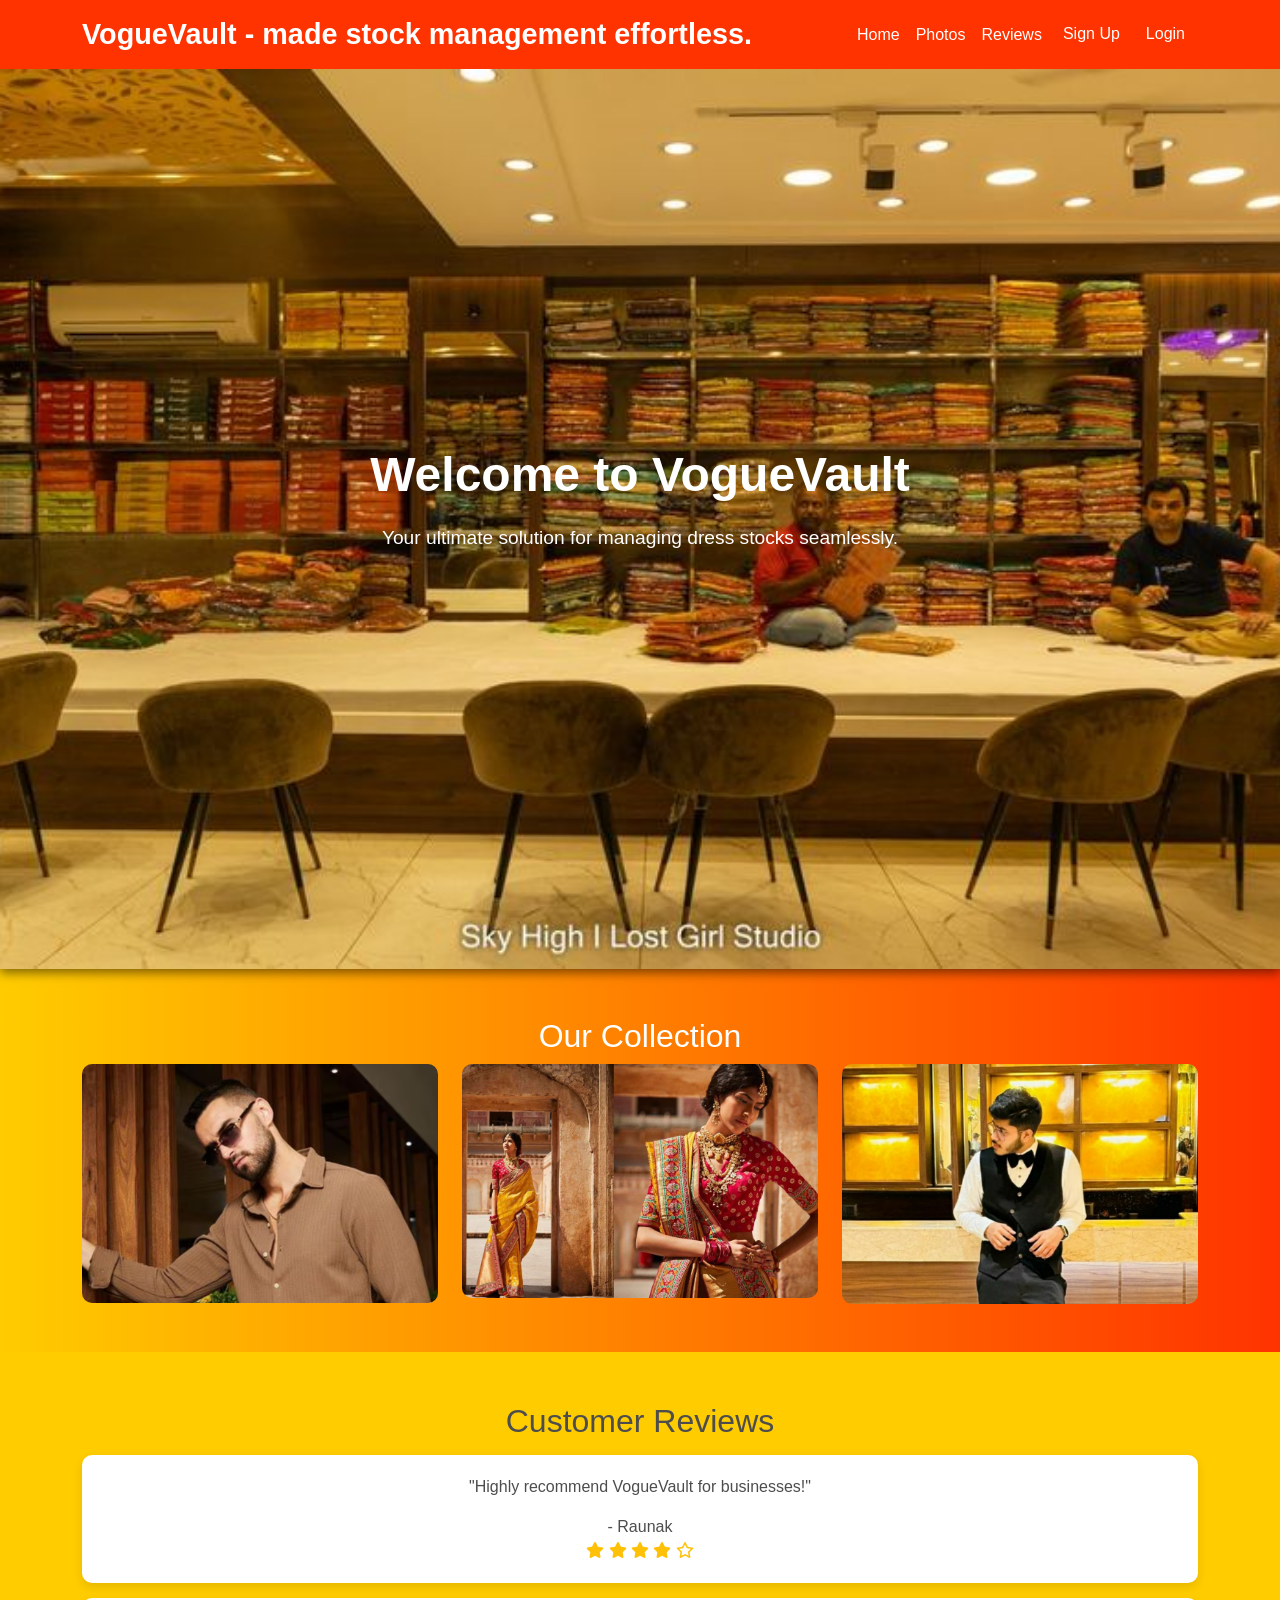
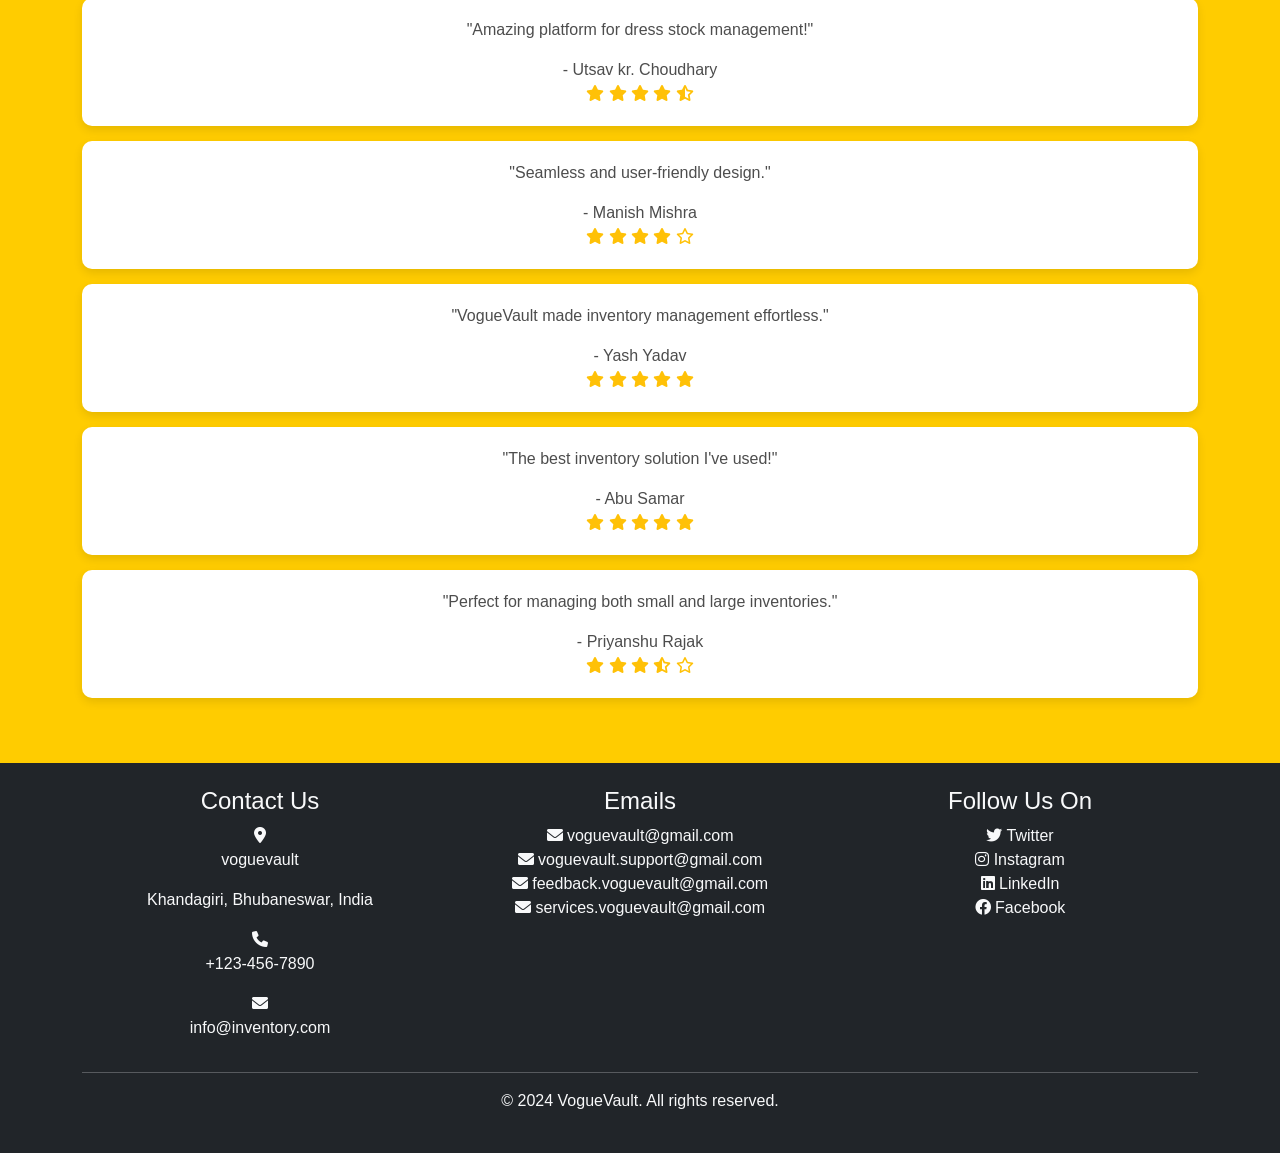
<file: frontend/index.html>
<!DOCTYPE html>
<html lang="en">
<head>
    <meta charset="UTF-8">
    <meta name="viewport" content="width=device-width, initial-scale=1.0">
    <title>VogueVault - Dress Management System</title>
    <link rel="stylesheet" href="https://cdnjs.cloudflare.com/ajax/libs/font-awesome/6.0.0-beta3/css/all.min.css">
    <link rel="stylesheet" href="https://cdn.jsdelivr.net/npm/bootstrap@5.3.2/dist/css/bootstrap.min.css">
    <style>
        /* General body styles with dark yellow-red gradient */
        body {
            background: linear-gradient(to right, #ffcc00, #ff3300);
            color: #ffffff;
            font-family: Arial, sans-serif;
        }

        /* Navbar styles */
        .navbar {
            background-color: #ff3300;
        }

        .navbar a {
            color: #ffffff !important;
        }

        .navbar a:hover {
            color: #ffd700 !important;
        }

        .navbar-brand {
            font-size: 1.8rem;
            font-weight: bold;
            color: #ffffff;
        }

        /* Button styles */
        .btn-custom {
            background: linear-gradient(to right, #ffcc00, #ff3300);
            color: #ffffff;
            border: none;
        }

        .btn-custom:hover {
            background: linear-gradient(to left, #ffcc00, #ff3300);
        }

        /* Hero section */
        .hero {
            background: url('./css/springMain.jpg') no-repeat center center/cover;
            height: 100vh;
            color: #ffffff;
            display: flex;
            flex-direction: column;
            justify-content: center;
            align-items: center;
            text-align: center;
            box-shadow: 0px 4px 10px rgba(0, 0, 0, 0.5);
        }

        .hero h1 {
            font-size: 3rem;
            font-weight: bold;
            margin-bottom: 20px;
        }

        .hero p {
            font-size: 1.2rem;
            font-weight: 300;
            margin-bottom: 40px;
        }

        /* Product section with hover effects */
        .product-section img {
            width: 100%;
            border-radius: 10px;
            transition: transform 0.3s ease, box-shadow 0.3s ease;
        }

        .product-section img:hover {
            transform: scale(1.1);
            box-shadow: 0 10px 15px rgba(0, 0, 0, 0.3);
        }

        .product-hover {
            position: relative;
        }

        .product-hover:hover::after {
            content: attr(data-hover);
            position: absolute;
            bottom: 10px;
            left: 10px;
            background: rgba(255, 255, 255, 0.8);
            color: #4d4d4d;
            padding: 10px;
            border-radius: 5px;
            font-size: 0.9rem;
            box-shadow: 0 4px 6px rgba(0, 0, 0, 0.1);
        }

        /* Reviews section */
        .reviews {
            padding: 50px 20px;
            background: #ffcc00;
            color: #4d4d4d;
            text-align: center;
        }

        .review-card {
            background: #ffffff;
            border-radius: 10px;
            padding: 20px;
            box-shadow: 0 4px 10px rgba(0, 0, 0, 0.1);
            margin: 15px 0;
        }

        /* Footer section */
        .footer {
            text-align: center;
            padding: 20px;
            background: #ff3300;
            color: #ffffff;
        }
    </style>
</head>
<body>
<!-- Navbar -->
<nav class="navbar navbar-expand-lg navbar-dark sticky-top">
    <div class="container">
        <a class="navbar-brand" href="#">VogueVault - made stock management effortless.</a>
        <button class="navbar-toggler" type="button" data-bs-toggle="collapse" data-bs-target="#navbarNav" aria-controls="navbarNav" aria-expanded="false" aria-label="Toggle navigation">
            <span class="navbar-toggler-icon"></span>
        </button>
        <div class="collapse navbar-collapse" id="navbarNav">
            <ul class="navbar-nav ms-auto">
                <li class="nav-item"><a class="nav-link" href="#">Home</a></li>
                <li class="nav-item"><a class="nav-link" href="#photos">Photos</a></li>
                <li class="nav-item"><a class="nav-link" href="#reviews">Reviews</a></li>
                <li class="nav-item"><a class="btn btn-light-brown" href="./register.html" role="button">Sign Up</a></li>
                <li class="nav-item"><a class="btn btn-light-brown" href="./login.html" role="button">Login</a></li>
            </ul>
        </div>
    </div>
</nav>

<!-- Hero Section -->
<section class="hero">
    <h1>Welcome to VogueVault</h1>
    <p>Your ultimate solution for managing dress stocks seamlessly.</p>
</section>

<!-- Product Section -->
<section id="photos" class="product-section container mt-5">
    <h2 class="text-center">Our Collection</h2>
    <div class="row">
        <div class="col-md-4">
            <div class="product-hover" data-hover="A versatile garment worn by men and women, shirts are perfect for formal and casual occasions. Made from fabrics like cotton, polyester, or linen, they come in various styles such as button-down, polo, or t-shirts. Comfortable and stylish, shirts are an essential wardrobe staple.">
                <img src="./css/shirtt.png" alt="Shirt">
            </div>
        </div>
        <div class="col-md-4">
            <div class="product-hover" data-hover="A traditional and elegant Indian attire, the saree is a long fabric draped gracefully around the body. Made from materials like silk, cotton, or chiffon, it symbolizes culture and heritage. Worn on festive and formal occasions, sarees come in diverse patterns, colors, and designs.">
                <img src="./css/shirtt2.png" alt="Saree">
            </div>
        </div>
        <div class="col-md-4">
            <div class="product-hover" data-hover="A suit is a refined, formal outfit typically comprising a blazer, trousers, and a matching vest. Designed to exude sophistication, it is often made from premium fabrics like wool or blended textiles. Perfect for professional settings and ceremonies, it embodies class and confidence.">
                <img src="./css/shirt3.png" alt="Court Suit">
            </div>
        </div>
    </div>
</section>

<!-- Reviews Section -->
<section id="reviews" class="reviews mt-5">
    <h2>Customer Reviews</h2>
    <div class="container">
        <div class="review-card">
            <p>"Highly recommend VogueVault for businesses!"</p>
            <footer>- Raunak</footer>
            <div>
                <span class="fas fa-star text-warning"></span>
                <span class="fas fa-star text-warning"></span>
                <span class="fas fa-star text-warning"></span>
                <span class="fas fa-star text-warning"></span>
                <span class="far fa-star text-warning"></span>
            </div>
        </div>
        <div class="review-card">
            <p>"Amazing platform for dress stock management!"</p>
            <footer>- Utsav kr. Choudhary</footer>
            <div>
                <span class="fas fa-star text-warning"></span>
                <span class="fas fa-star text-warning"></span>
                <span class="fas fa-star text-warning"></span>
                <span class="fas fa-star text-warning"></span>
                <span class="fas fa-star-half-alt text-warning"></span>
            </div>
        </div>
        <div class="review-card">
            <p>"Seamless and user-friendly design."</p>
            <footer>- Manish Mishra</footer>
            <div>
                <span class="fas fa-star text-warning"></span>
                <span class="fas fa-star text-warning"></span>
                <span class="fas fa-star text-warning"></span>
                <span class="fas fa-star text-warning"></span>
                <span class="far fa-star text-warning"></span>
            </div>
        </div>
        <div class="review-card">
            <p>"VogueVault made inventory management effortless."</p>
            <footer>- Yash Yadav</footer>
            <div>
                <span class="fas fa-star text-warning"></span>
                <span class="fas fa-star text-warning"></span>
                <span class="fas fa-star text-warning"></span>
                <span class="fas fa-star text-warning"></span>
                <span class="fas fa-star text-warning"></span>
            </div>
        </div>
        <div class="review-card">
            <p>"The best inventory solution I've used!"</p>
            <footer>- Abu Samar</footer>
            <div>
                <span class="fas fa-star text-warning"></span>
                <span class="fas fa-star text-warning"></span>
                <span class="fas fa-star text-warning"></span>
                <span class="fas fa-star text-warning"></span>
                <span class="fas fa-star text-warning"></span>
            </div>
        </div>
        <div class="review-card">
            <p>"Perfect for managing both small and large inventories."</p>
            <footer>- Priyanshu Rajak</footer>
            <div>
                <span class="fas fa-star text-warning"></span>
                <span class="fas fa-star text-warning"></span>
                <span class="fas fa-star text-warning"></span>
                <span class="fas fa-star-half-alt text-warning"></span>
                <span class="far fa-star text-warning"></span>
            </div>
        </div>
    </div>
</section>

<!-- Footer -->
<footer class="footer bg-dark text-light py-4">
    <div class="container">
        <div class="row">
            <!-- Contact Information -->
            <div class="col-md-4">
                <h4>Contact Us</h4>
                <div>
                    <i class="fas fa-map-marker-alt"></i>
                    <p class="details">voguevault</p>
                    <p class="details">Khandagiri, Bhubaneswar, India</p>
                </div>
                <div>
                    <i class="fas fa-phone"></i>
                    <p class="details">+123-456-7890</p>
                </div>
                <div>
                    <i class="fas fa-envelope"></i>
                    <p class="details">info@inventory.com</p>
                </div>
            </div>

            <!-- Emails Section -->
            <div class="col-md-4">
                <h4>Emails</h4>
                <ul class="list-unstyled">
                    <li><i class="fas fa-envelope"></i> voguevault@gmail.com</li>
                    <li><i class="fas fa-envelope"></i> voguevault.support@gmail.com</li>
                    <li><i class="fas fa-envelope"></i> feedback.voguevault@gmail.com</li>
                    <li><i class="fas fa-envelope"></i> services.voguevault@gmail.com</li>
                </ul>
            </div>

            <!-- Social Media Links -->
            <div class="col-md-4">
                <h4>Follow Us On</h4>
                <ul class="list-unstyled">
                    <li><i class="fab fa-twitter"></i> Twitter</li>
                    <li><i class="fab fa-instagram"></i> Instagram</li>
                    <li><i class="fab fa-linkedin"></i> LinkedIn</li>
                    <li><i class="fab fa-facebook"></i> Facebook</li>
                </ul>
            </div>
        </div>

        <hr class="bg-light">

        <!-- Footer Bottom -->
        <div class="text-center mt-3">
            <p>© 2024 VogueVault. All rights reserved.</p>
        </div>
    </div>
</footer>

<!-- Scripts: bootstrap bundle, then config.js, then your app script -->
<script src="https://cdn.jsdelivr.net/npm/bootstrap@5.3.2/dist/js/bootstrap.bundle.min.js"></script>
<script src="config.js"></script>
<script src="script.js"></script>

</body>
</html>
</file>
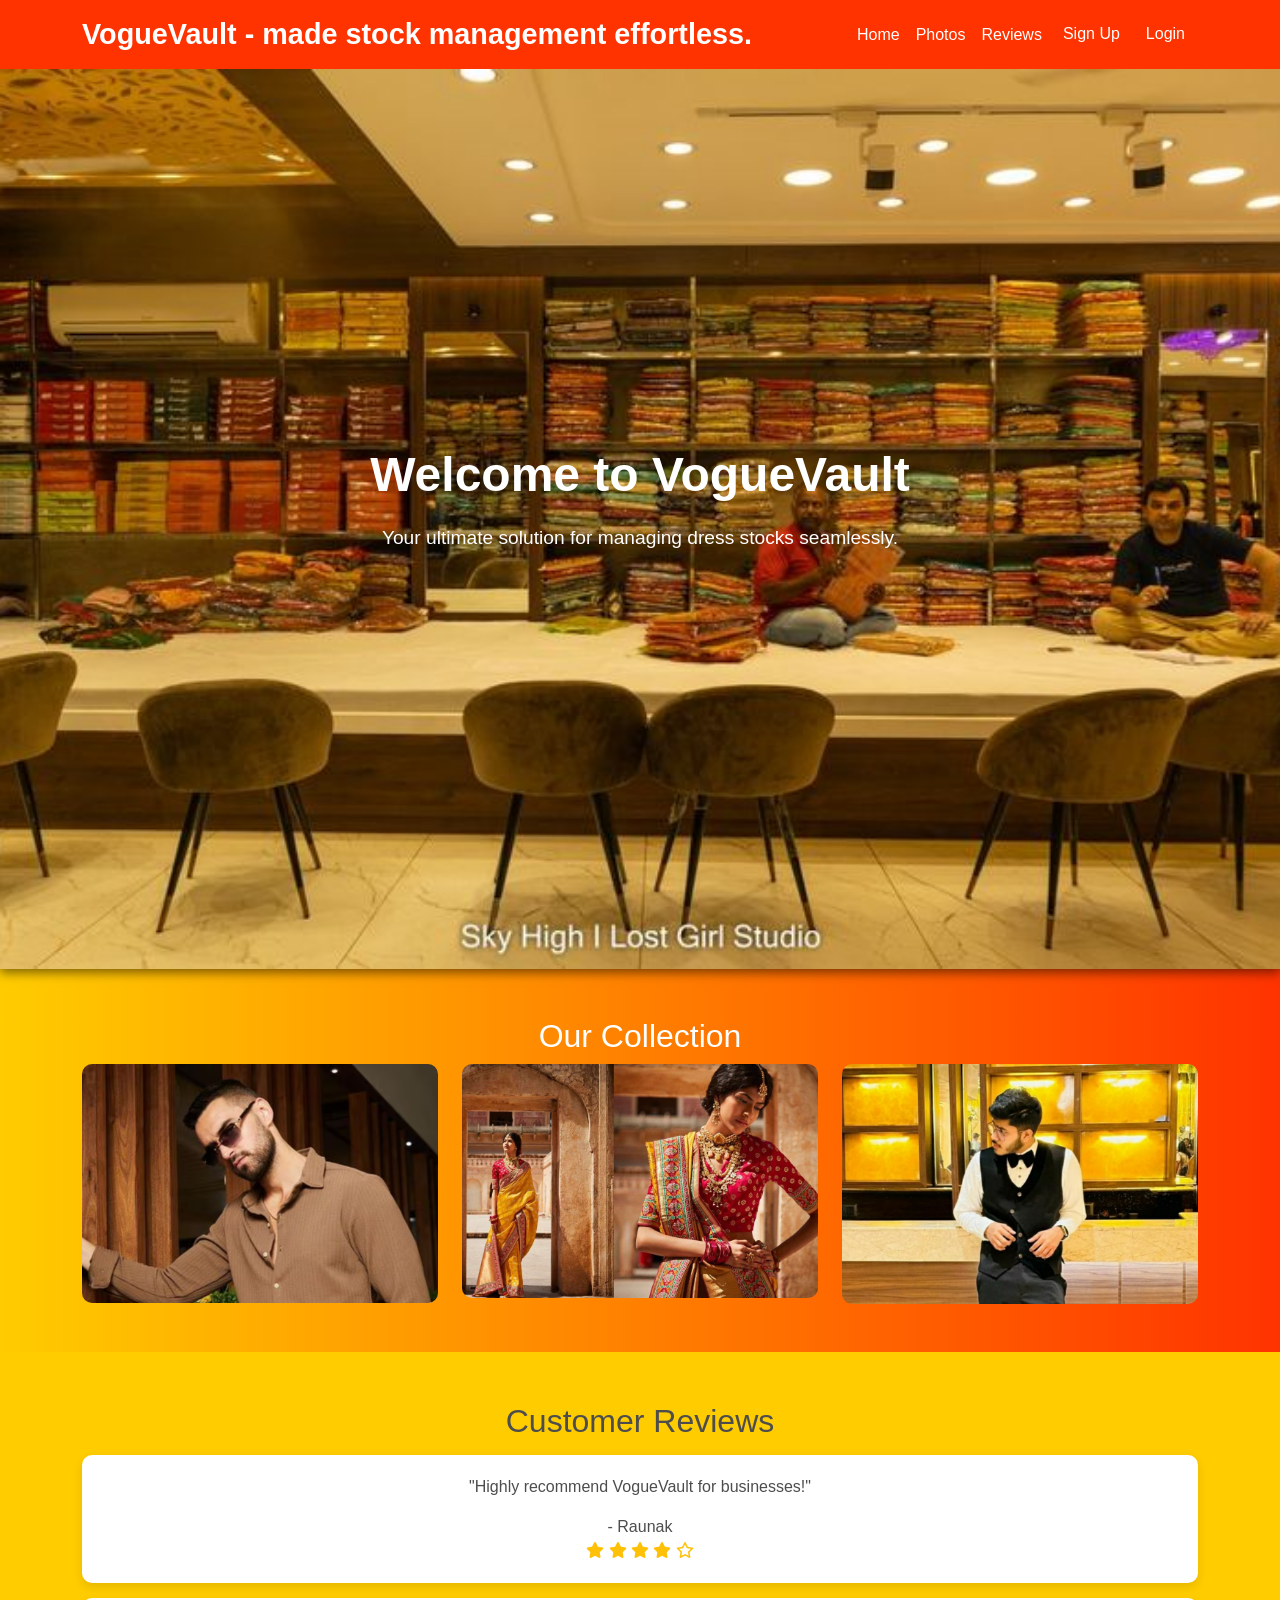
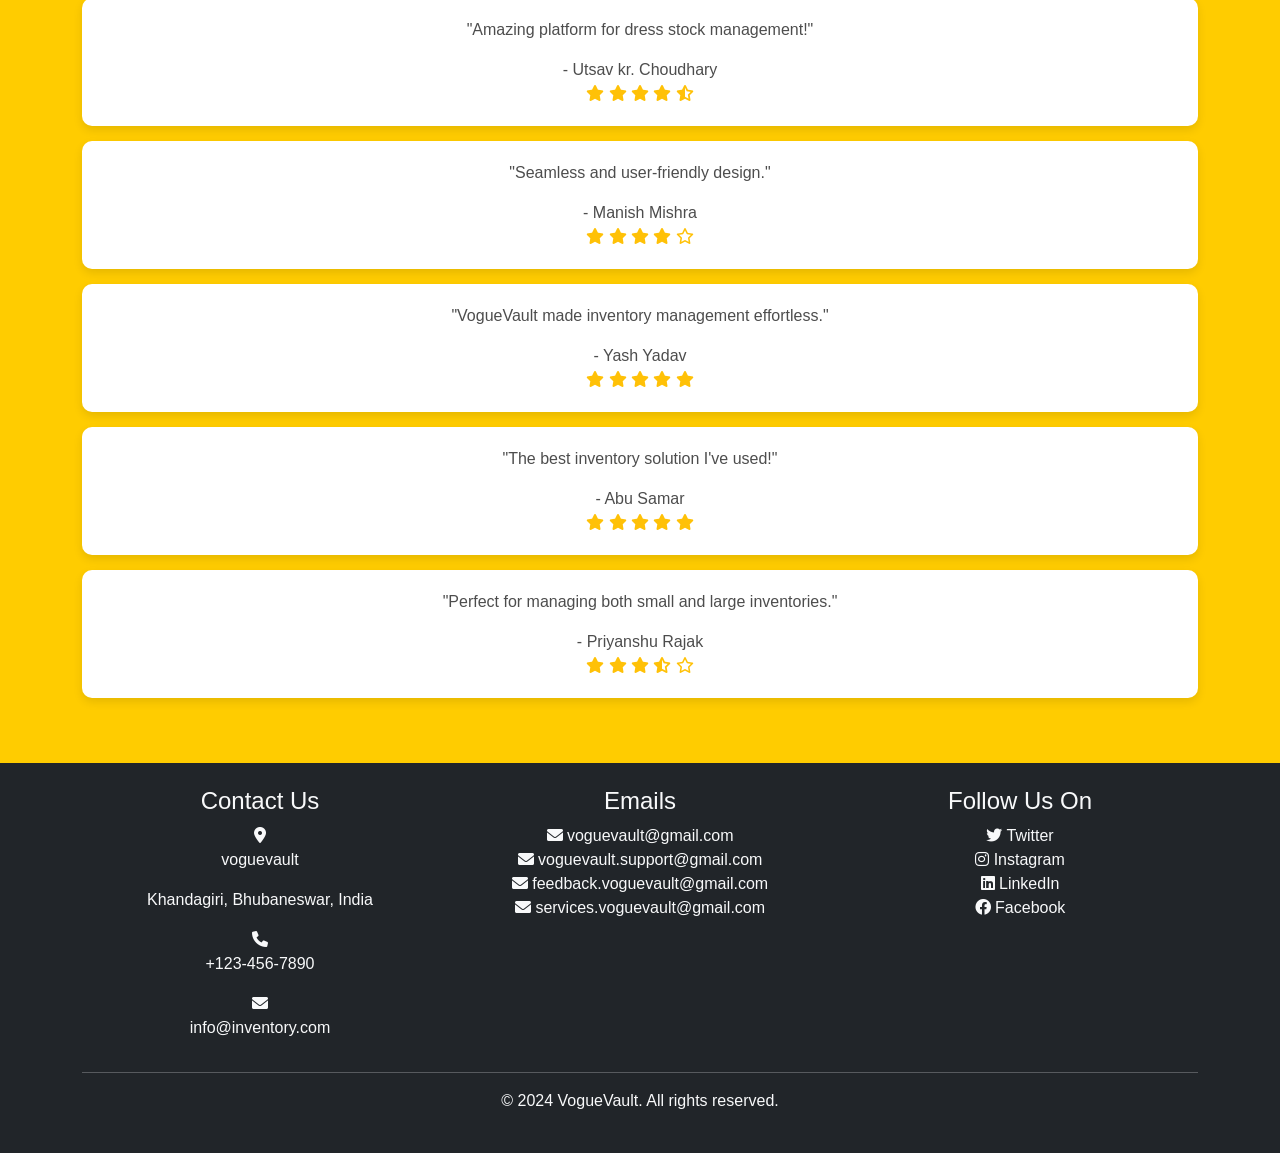
<file: target/classes/static/index.html>
<!DOCTYPE html>
<html lang="en">
<head>
    <meta charset="UTF-8">
    <meta name="viewport" content="width=device-width, initial-scale=1.0">
    <title>VogueVault - Dress Management System</title>
    <link rel="stylesheet" href="https://cdnjs.cloudflare.com/ajax/libs/font-awesome/6.0.0-beta3/css/all.min.css">
    <link rel="stylesheet" href="https://cdn.jsdelivr.net/npm/bootstrap@5.3.2/dist/css/bootstrap.min.css">
    <style>
        /* General body styles with dark yellow-red gradient */
        body {
            background: linear-gradient(to right, #ffcc00, #ff3300);
            color: #ffffff;
            font-family: Arial, sans-serif;
        }

        /* Navbar styles */
        .navbar {
            background-color: #ff3300;
        }

        .navbar a {
            color: #ffffff !important;
        }

        .navbar a:hover {
            color: #ffd700 !important;
        }

        .navbar-brand {
            font-size: 1.8rem;
            font-weight: bold;
            color: #ffffff;
        }

        /* Button styles */
        .btn-custom {
            background: linear-gradient(to right, #ffcc00, #ff3300);
            color: #ffffff;
            border: none;
        }

        .btn-custom:hover {
            background: linear-gradient(to left, #ffcc00, #ff3300);
        }

        /* Hero section */
        .hero {
            background: url('./css/springMain.jpg') no-repeat center center/cover;
            height: 100vh;
            color: #ffffff;
            display: flex;
            flex-direction: column;
            justify-content: center;
            align-items: center;
            text-align: center;
            box-shadow: 0px 4px 10px rgba(0, 0, 0, 0.5);
        }

        .hero h1 {
            font-size: 3rem;
            font-weight: bold;
            margin-bottom: 20px;
        }

        .hero p {
            font-size: 1.2rem;
            font-weight: 300;
            margin-bottom: 40px;
        }

        /* Product section with hover effects */
        .product-section img {
            width: 100%;
            border-radius: 10px;
            transition: transform 0.3s ease, box-shadow 0.3s ease;
        }

        .product-section img:hover {
            transform: scale(1.1);
            box-shadow: 0 10px 15px rgba(0, 0, 0, 0.3);
        }

        .product-hover {
            position: relative;
        }

        .product-hover:hover::after {
            content: attr(data-hover);
            position: absolute;
            bottom: 10px;
            left: 10px;
            background: rgba(255, 255, 255, 0.8);
            color: #4d4d4d;
            padding: 10px;
            border-radius: 5px;
            font-size: 0.9rem;
            box-shadow: 0 4px 6px rgba(0, 0, 0, 0.1);
        }

        /* Reviews section */
        .reviews {
            padding: 50px 20px;
            background: #ffcc00;
            color: #4d4d4d;
            text-align: center;
        }

        .review-card {
            background: #ffffff;
            border-radius: 10px;
            padding: 20px;
            box-shadow: 0 4px 10px rgba(0, 0, 0, 0.1);
            margin: 15px 0;
        }

        /* Footer section */
        .footer {
            text-align: center;
            padding: 20px;
            background: #ff3300;
            color: #ffffff;
        }
    </style>
</head>
<body>
<!-- Navbar -->
<nav class="navbar navbar-expand-lg navbar-dark sticky-top">
    <div class="container">
        <a class="navbar-brand" href="#">VogueVault - made stock management effortless.</a>
        <button class="navbar-toggler" type="button" data-bs-toggle="collapse" data-bs-target="#navbarNav" aria-controls="navbarNav" aria-expanded="false" aria-label="Toggle navigation">
            <span class="navbar-toggler-icon"></span>
        </button>
        <div class="collapse navbar-collapse" id="navbarNav">
            <ul class="navbar-nav ms-auto">
                <li class="nav-item"><a class="nav-link" href="#">Home</a></li>
                <li class="nav-item"><a class="nav-link" href="#photos">Photos</a></li>
                <li class="nav-item"><a class="nav-link" href="#reviews">Reviews</a></li>
                <li class="nav-item"><a class="btn btn-light-brown" href="./register.html" role="button">Sign Up</a></li>
                <li class="nav-item"><a class="btn btn-light-brown" href="./login.html" role="button">Login</a></li>
            </ul>
        </div>
    </div>
</nav>

<!-- Hero Section -->
<section class="hero">
    <h1>Welcome to VogueVault</h1>
    <p>Your ultimate solution for managing dress stocks seamlessly.</p>
</section>

<!-- Product Section -->
<section id="photos" class="product-section container mt-5">
    <h2 class="text-center">Our Collection</h2>
    <div class="row">
        <div class="col-md-4">
            <div class="product-hover" data-hover="A versatile garment worn by men and women, shirts are perfect for formal and casual occasions. Made from fabrics like cotton, polyester, or linen, they come in various styles such as button-down, polo, or t-shirts. Comfortable and stylish, shirts are an essential wardrobe staple.">
                <img src="./css/shirtt.png" alt="Shirt">
            </div>
        </div>
        <div class="col-md-4">
            <div class="product-hover" data-hover="A traditional and elegant Indian attire, the saree is a long fabric draped gracefully around the body. Made from materials like silk, cotton, or chiffon, it symbolizes culture and heritage. Worn on festive and formal occasions, sarees come in diverse patterns, colors, and designs.">
                <img src="./css/shirtt2.png" alt="Saree">
            </div>
        </div>
        <div class="col-md-4">
            <div class="product-hover" data-hover="A suit is a refined, formal outfit typically comprising a blazer, trousers, and a matching vest. Designed to exude sophistication, it is often made from premium fabrics like wool or blended textiles. Perfect for professional settings and ceremonies, it embodies class and confidence.">
                <img src="./css/shirt3.png" alt="Court Suit">
            </div>
        </div>
    </div>
</section>

<!-- Reviews Section -->
<!-- Reviews Section -->
<section id="reviews" class="reviews mt-5">
    <h2>Customer Reviews</h2>
    <div class="container">
        <div class="review-card">
            <p>"Highly recommend VogueVault for businesses!"</p>
            <footer>- Raunak</footer>
            <div>
                <span class="fas fa-star text-warning"></span>
                <span class="fas fa-star text-warning"></span>
                <span class="fas fa-star text-warning"></span>
                <span class="fas fa-star text-warning"></span>
                <span class="far fa-star text-warning"></span>
            </div>
        </div>
        <div class="review-card">
            <p>"Amazing platform for dress stock management!"</p>
            <footer>- Utsav kr. Choudhary</footer>
            <div>
                <span class="fas fa-star text-warning"></span>
                <span class="fas fa-star text-warning"></span>
                <span class="fas fa-star text-warning"></span>
                <span class="fas fa-star text-warning"></span>
                <span class="fas fa-star-half-alt text-warning"></span>
            </div>
        </div>
        <div class="review-card">
            <p>"Seamless and user-friendly design."</p>
            <footer>- Manish Mishra</footer>
            <div>
                <span class="fas fa-star text-warning"></span>
                <span class="fas fa-star text-warning"></span>
                <span class="fas fa-star text-warning"></span>
                <span class="fas fa-star text-warning"></span>
                <span class="far fa-star text-warning"></span>
            </div>
        </div>
        <div class="review-card">
            <p>"VogueVault made inventory management effortless."</p>
            <footer>- Yash Yadav</footer>
            <div>
                <span class="fas fa-star text-warning"></span>
                <span class="fas fa-star text-warning"></span>
                <span class="fas fa-star text-warning"></span>
                <span class="fas fa-star text-warning"></span>
                <span class="fas fa-star text-warning"></span>
            </div>
        </div>
        <div class="review-card">
            <p>"The best inventory solution I've used!"</p>
            <footer>- Abu Samar</footer>
            <div>
                <span class="fas fa-star text-warning"></span>
                <span class="fas fa-star text-warning"></span>
                <span class="fas fa-star text-warning"></span>
                <span class="fas fa-star text-warning"></span>
                <span class="fas fa-star text-warning"></span>
            </div>
        </div>
        <div class="review-card">
            <p>"Perfect for managing both small and large inventories."</p>
            <footer>- Priyanshu Rajak</footer>
            <div>
                <span class="fas fa-star text-warning"></span>
                <span class="fas fa-star text-warning"></span>
                <span class="fas fa-star text-warning"></span>
                <span class="fas fa-star-half-alt text-warning"></span>
                <span class="far fa-star text-warning"></span>
            </div>
        </div>
        
    </div>
</section>


<!-- Footer -->
<footer class="footer bg-dark text-light py-4">
    <div class="container">
        <div class="row">
            <!-- Contact Information -->
            <div class="col-md-4">
                <h4>Contact Us</h4>
                <div>
                    <i class="fas fa-map-marker-alt"></i>
                    <p class="details">voguevault</p>
                    <p class="details">Khandagiri, Bhubaneswar, India</p>
                </div>
                <div>
                    <i class="fas fa-phone"></i>
                    <p class="details">+123-456-7890</p>
                </div>
                <div>
                    <i class="fas fa-envelope"></i>
                    <p class="details">info@inventory.com</p>
                </div>
            </div>

            <!-- Emails Section -->
            <div class="col-md-4">
                <h4>Emails</h4>
                <ul class="list-unstyled">
                    <li><i class="fas fa-envelope"></i> voguevault@gmail.com</li>
                    <li><i class="fas fa-envelope"></i> voguevault.support@gmail.com</li>
                    <li><i class="fas fa-envelope"></i> feedback.voguevault@gmail.com</li>
                    <li><i class="fas fa-envelope"></i> services.voguevault@gmail.com</li>
                </ul>
            </div>

            <!-- Social Media Links -->
            <div class="col-md-4">
                <h4>Follow Us On</h4>
                <ul class="list-unstyled">
                    <li><i class="fab fa-twitter"></i> Twitter</li>
                    <li><i class="fab fa-instagram"></i> Instagram</li>
                    <li><i class="fab fa-linkedin"></i> LinkedIn</li>
                    <li><i class="fab fa-facebook"></i> Facebook</li>
                </ul>
            </div>
        </div>

        <hr class="bg-light">

        <!-- Footer Bottom -->
        <div class="text-center mt-3">
            <p>© 2024 VogueVault. All rights reserved.</p>
        </div>
    </div>
</footer>

</body>
</html>
</file>
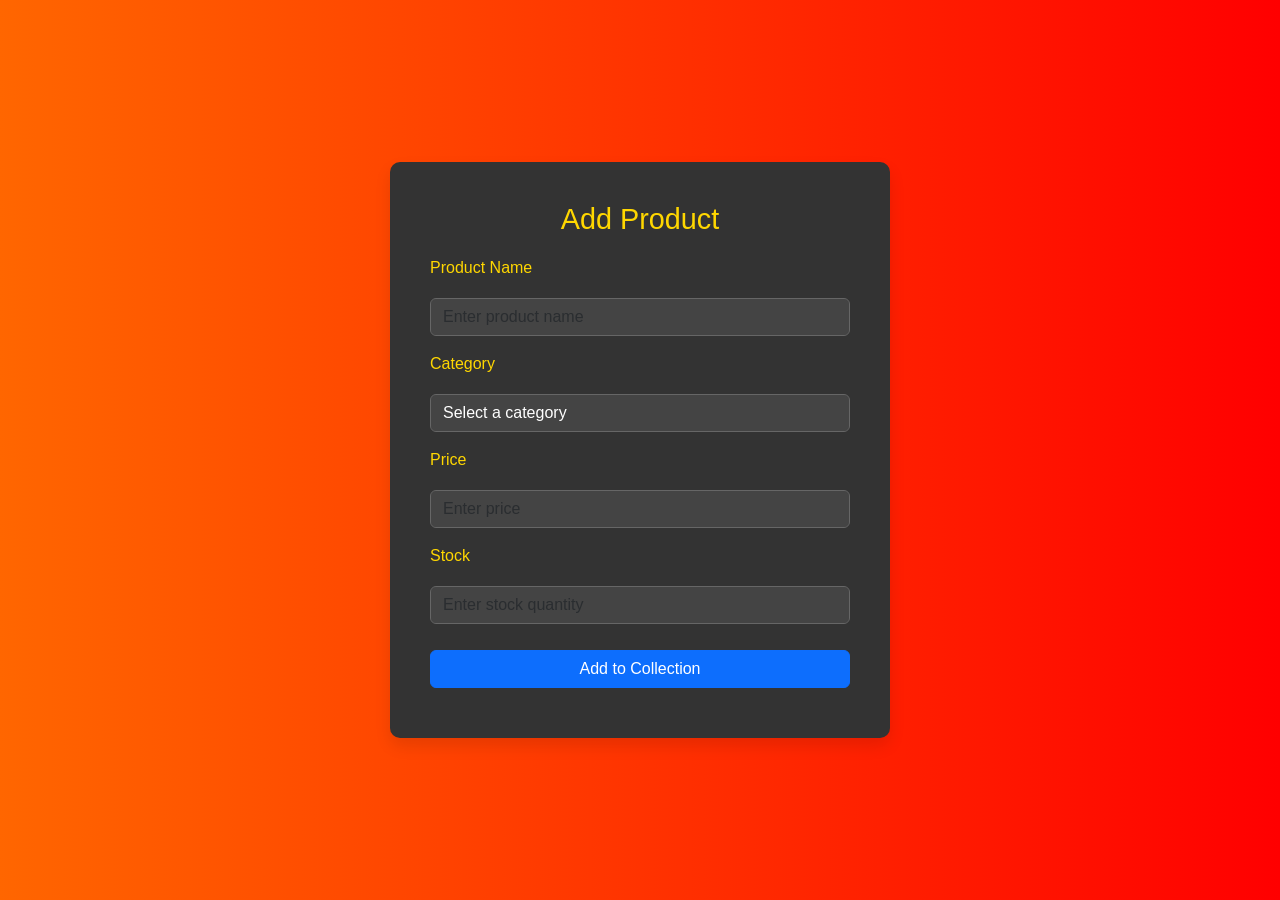
<file: frontend/addProduct.html>
<!DOCTYPE html>
<html lang="en">
<head>
    <meta charset="UTF-8">
    <meta name="viewport" content="width=device-width, initial-scale=1.0">
    <title>Add Product</title>
    <!-- Bootstrap CSS -->
    <link href="https://cdn.jsdelivr.net/npm/bootstrap@5.3.0-alpha3/dist/css/bootstrap.min.css" rel="stylesheet">
    <style>
        * {
            margin: 0;
            padding: 0;
            box-sizing: border-box;
        }
        body {
            font-family: 'Poppins', sans-serif;
            background: linear-gradient(to right, #FF6600, #FF0000); /* Dark yellow and red gradient */
            display: flex;
            justify-content: center;
            align-items: center;
            min-height: 100vh;
        }
        .container {
            background: #333; /* Dark background for the form */
            padding: 40px;
            border-radius: 10px;
            box-shadow: 0 8px 16px rgba(0, 0, 0, 0.1);
            width: 100%;
            max-width: 500px;
        }
        h1 {
            margin-bottom: 20px;
            font-size: 1.8rem;
            text-align: center;
            color: #FFD700; /* Gold color for the title */
        }
        label {
            font-weight: 500;
            color: #FFD700; /* Gold color for labels */
        }
        input, select, button {
            width: 100%;
            padding: 12px;
            margin: 10px 0;
            border: 1px solid #ddd;
            border-radius: 8px;
            font-size: 1rem;
        }
        input:focus, select:focus {
            border-color: #FFD700; /* Gold border on focus */
            outline: none;
        }
        button {
            background-color: #FFD700; /* Gold color for the button */
            color: #333;
            border: none;
            cursor: pointer;
            font-size: 1rem;
            font-weight: 600;
        }
        button:hover {
            background-color: #FF8C00; /* Darker gold on hover */
        }
        .form-control {
            background-color: #444; /* Dark background for inputs */
            color: #fff; /* White text in inputs */
            border: 1px solid #666; /* Darker border for inputs */
        }
        .form-control:focus {
            border-color: #FF8C00; /* Focus color */
        }
    </style>
</head>
<body>
<div class="container">
    <h1>Add Product</h1>

    <!-- Add Product Form -->
    <form action="/adminPage/addProductForm" method="POST" id="addProduct-Form">
        <div class="mb-3">
            <label for="productName" class="form-label">Product Name</label>
            <input type="text" class="form-control" id="productName" name="productName" placeholder="Enter product name" required />
        </div>

        <!-- Category Dropdown -->
        <div class="mb-3">
            <label for="category" class="form-label">Category</label>
            <select class="form-control" id="category" name="category" required>
                <option value="" disabled selected>Select a category</option>
                <option value="shirt">Shirt</option>
                <option value="t-shirt">T-shirt</option>
                <option value="saree">Saree</option>
                <option value="salwar_suit">Salwar Suit</option>
                <option value="kurti">Kurti</option>
                <option value="jeans">Jeans</option>
                <option value="blouse">Blouse</option>
                <option value="jacket">Jacket</option>
                <option value="coat">Coat</option>
                <option value="leggings">Leggings</option>
                <option value="skirt">Skirt</option>
            </select>
        </div>

        <div class="mb-3">
            <label for="price" class="form-label">Price</label>
            <input type="number" step="0.01" class="form-control" id="price" name="price" placeholder="Enter price" required />
        </div>
        <div class="mb-3">
            <label for="stock" class="form-label">Stock</label>
            <input type="number" class="form-control" id="stock" name="stock" placeholder="Enter stock quantity" required />
        </div>
        <button type="submit" class="btn btn-primary">Add to Collection</button>
    </form>
</div>

<!-- Bootstrap JS and dependencies -->
<script src="https://cdn.jsdelivr.net/npm/bootstrap@5.3.0-alpha3/dist/js/bootstrap.bundle.min.js"></script>

</body>
</html>
</file>
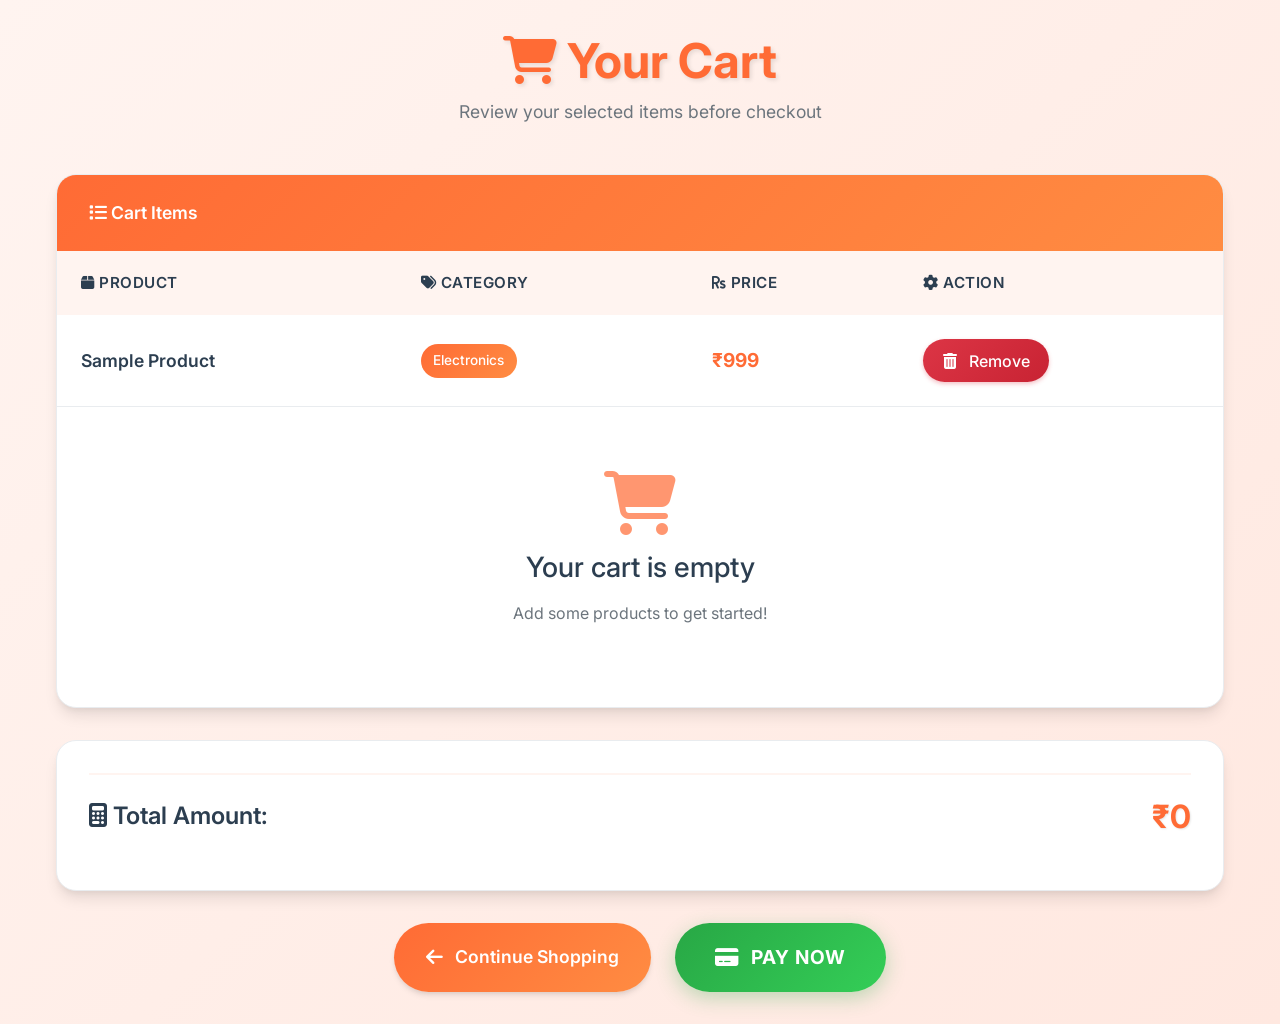
<file: frontend/Cart.html>
<!-- <!DOCTYPE html>
<html xmlns:th="http://www.thymeleaf.org">
<head>
    <title>Your Cart</title>
</head>
<body>

<h1>Your Cart</h1>

<table>
    <thead>
        <tr>
            <th>Product</th>
            <th>Category</th>
            <th>Price</th>
        </tr>
    </thead>
    <tbody>
        <tr th:each="item : ${cartItems}">
            <td th:text="${item.product.productName}"></td>
            <td th:text="${item.product.category}"></td>
            <td th:text="${item.product.price}"></td>
               <td>
                 <form th:action="@{'/cart/remove/' + ${item.id}}" method="post" onsubmit="return confirm('Remove this item?');">
                     
                     <input type="hidden" name="userId" th:value="${userId}" />
                     <button type="submit">Remove</button>
                 </form>
               </td>
        </tr>
        
    </tbody>
</table>
<br/>
<div style="text-align: left; margin-top: 20px;">
    <h4>Total Amount: ₹<span th:text="${total}">0</span></h4>
</div>
<br/>
<a th:href="@{'/userPage?userId=' + ${userId}}">← Back to Products</a>

</body>
</html> -->


<!-- //////////////////////////////////////////////////////////////////// -->
 <!-- //////////////////////////////////////////////////////////////////// -->
 <!DOCTYPE html>
<html xmlns:th="http://www.thymeleaf.org">
<head>
    <title>Your Cart</title>
    <meta charset="UTF-8">
    <meta name="viewport" content="width=device-width, initial-scale=1.0">

    <script src="https://checkout.razorpay.com/v1/checkout.js"></script>

    
    <!-- Bootstrap CSS -->
    <link href="https://cdnjs.cloudflare.com/ajax/libs/bootstrap/5.3.0/css/bootstrap.min.css" rel="stylesheet">
    <!-- Font Awesome for icons -->
    <link href="https://cdnjs.cloudflare.com/ajax/libs/font-awesome/6.4.0/css/all.min.css" rel="stylesheet">
    <!-- Google Fonts -->
    <link href="https://fonts.googleapis.com/css2?family=Inter:wght@300;400;500;600;700&display=swap" rel="stylesheet">
    
    <style>
        :root {
            --primary-orange: #ff6b35;
            --light-orange: #ff8c42;
            --dark-orange: #e55a2b;
            --accent-orange: #fff4f0;
            --text-dark: #2c3e50;
            --text-light: #6c757d;
            --border-color: #e9ecef;
            --shadow: 0 4px 6px -1px rgba(0, 0, 0, 0.1), 0 2px 4px -1px rgba(0, 0, 0, 0.06);
            --shadow-lg: 0 10px 15px -3px rgba(0, 0, 0, 0.1), 0 4px 6px -2px rgba(0, 0, 0, 0.05);
            --success-green: #28a745;
            --success-light: #34ce57;
        }

        * {
            margin: 0;
            padding: 0;
            box-sizing: border-box;
        }

        body {
            font-family: 'Inter', sans-serif;
            background: linear-gradient(135deg, #fff4f0 0%, #ffe8e0 100%);
            min-height: 100vh;
            color: var(--text-dark);
            line-height: 1.6;
        }

        .container {
            max-width: 1200px;
            margin: 0 auto;
            padding: 2rem 1rem;
        }

        .page-header {
            text-align: center;
            margin-bottom: 3rem;
            position: relative;
        }

        .page-title {
            font-size: 3rem;
            font-weight: 700;
            color: var(--primary-orange);
            margin-bottom: 0.5rem;
            text-shadow: 2px 2px 4px rgba(0,0,0,0.1);
        }

        .page-subtitle {
            color: var(--text-light);
            font-size: 1.1rem;
            font-weight: 400;
        }

        .cart-container {
            background: white;
            border-radius: 20px;
            box-shadow: var(--shadow-lg);
            overflow: hidden;
            margin-bottom: 2rem;
            border: 1px solid var(--border-color);
        }

        .cart-header {
            background: linear-gradient(135deg, var(--primary-orange), var(--light-orange));
            color: white;
            padding: 1.5rem 2rem;
            font-weight: 600;
            font-size: 1.1rem;
        }

        .table-responsive {
            border-radius: 0 0 20px 20px;
            overflow: hidden;
        }

        .cart-table {
            margin-bottom: 0;
            border: none;
        }

        .cart-table thead th {
            background: var(--accent-orange);
            color: var(--text-dark);
            font-weight: 600;
            border: none;
            padding: 1.25rem 1.5rem;
            font-size: 0.95rem;
            text-transform: uppercase;
            letter-spacing: 0.5px;
        }

        .cart-table tbody td {
            padding: 1.5rem 1.5rem;
            border-color: var(--border-color);
            vertical-align: middle;
            font-weight: 500;
        }

        .cart-table tbody tr {
            transition: all 0.3s ease;
        }

        .cart-table tbody tr:hover {
            background-color: var(--accent-orange);
            transform: translateY(-1px);
        }

        .product-name {
            font-weight: 600;
            color: var(--text-dark);
            font-size: 1.1rem;
        }

        .product-category {
            background: linear-gradient(135deg, var(--primary-orange), var(--light-orange));
            color: white;
            padding: 0.4rem 0.8rem;
            border-radius: 20px;
            font-size: 0.85rem;
            font-weight: 500;
            display: inline-block;
            text-transform: capitalize;
        }

        .product-price {
            font-weight: 700;
            color: var(--primary-orange);
            font-size: 1.2rem;
        }

        .remove-btn {
            background: linear-gradient(135deg, #dc3545, #c82333);
            border: none;
            color: white;
            padding: 0.6rem 1.2rem;
            border-radius: 25px;
            font-weight: 500;
            transition: all 0.3s ease;
            box-shadow: 0 2px 4px rgba(220, 53, 69, 0.3);
        }

        .remove-btn:hover {
            background: linear-gradient(135deg, #c82333, #bd2130);
            transform: translateY(-2px);
            box-shadow: 0 4px 8px rgba(220, 53, 69, 0.4);
            color: white;
        }

        .remove-btn i {
            margin-right: 0.5rem;
        }

        .total-section {
            background: white;
            border-radius: 20px;
            padding: 2rem;
            box-shadow: var(--shadow-lg);
            margin-bottom: 2rem;
            border: 1px solid var(--border-color);
        }

        .total-wrapper {
            display: flex;
            justify-content: space-between;
            align-items: center;
            padding: 1rem 0;
            border-top: 2px solid var(--accent-orange);
        }

        .total-label {
            font-size: 1.5rem;
            font-weight: 600;
            color: var(--text-dark);
        }

        .total-amount {
            font-size: 2rem;
            font-weight: 700;
            color: var(--primary-orange);
            text-shadow: 1px 1px 2px rgba(0,0,0,0.1);
        }

        .action-buttons {
            display: flex;
            justify-content: center;
            gap: 1.5rem;
            margin-top: 2rem;
            flex-wrap: wrap;
        }

        .back-link {
            display: inline-flex;
            align-items: center;
            background: linear-gradient(135deg, var(--primary-orange), var(--light-orange));
            color: white;
            text-decoration: none;
            padding: 1rem 2rem;
            border-radius: 50px;
            font-weight: 600;
            transition: all 0.3s ease;
            box-shadow: var(--shadow);
            font-size: 1.1rem;
            border: none;
            cursor: pointer;
        }

        .back-link:hover {
            background: linear-gradient(135deg, var(--dark-orange), var(--primary-orange));
            transform: translateY(-2px);
            box-shadow: var(--shadow-lg);
            color: white;
            text-decoration: none;
        }

        .back-link i {
            margin-right: 0.75rem;
            font-size: 1.2rem;
        }

        /* Pay Now Button Styles */
        .pay-now-btn {
            display: inline-flex;
            align-items: center;
            justify-content: center;
            background: linear-gradient(135deg, var(--success-green), var(--success-light));
            color: white;
            border: none;
            padding: 1.2rem 2.5rem;
            border-radius: 50px;
            font-weight: 700;
            font-size: 1.2rem;
            transition: all 0.3s ease;
            box-shadow: 0 6px 20px rgba(40, 167, 69, 0.3);
            cursor: pointer;
            position: relative;
            overflow: hidden;
            text-transform: uppercase;
            letter-spacing: 1px;
            min-width: 200px;
        }

        .pay-now-btn:hover {
            background: linear-gradient(135deg, #218838, var(--success-green));
            transform: translateY(-3px);
            box-shadow: 0 10px 25px rgba(40, 167, 69, 0.4);
            color: white;
        }

        .pay-now-btn:active {
            transform: translateY(-1px);
            box-shadow: 0 4px 15px rgba(40, 167, 69, 0.3);
        }

        .pay-now-btn i {
            margin-right: 0.75rem;
            font-size: 1.3rem;
            animation: pulse 2s infinite;
        }

        .pay-now-btn::before {
            content: '';
            position: absolute;
            top: 0;
            left: -100%;
            width: 100%;
            height: 100%;
            background: linear-gradient(90deg, transparent, rgba(255,255,255,0.2), transparent);
            transition: left 0.5s;
        }

        .pay-now-btn:hover::before {
            left: 100%;
        }

        @keyframes pulse {
            0%, 100% {
                transform: scale(1);
            }
            50% {
                transform: scale(1.1);
            }
        }

        /* Disabled state for empty cart */
        .pay-now-btn:disabled {
            background: linear-gradient(135deg, #6c757d, #5a6268);
            cursor: not-allowed;
            transform: none;
            box-shadow: none;
        }

        .pay-now-btn:disabled:hover {
            background: linear-gradient(135deg, #6c757d, #5a6268);
            transform: none;
            box-shadow: none;
        }

        .pay-now-btn:disabled i {
            animation: none;
        }

        .empty-cart {
            text-align: center;
            padding: 4rem 2rem;
            color: var(--text-light);
        }

        .empty-cart i {
            font-size: 4rem;
            color: var(--primary-orange);
            margin-bottom: 1rem;
            opacity: 0.7;
        }

        .empty-cart h3 {
            color: var(--text-dark);
            margin-bottom: 1rem;
        }

        /* Responsive Design */
        @media (max-width: 768px) {
            .container {
                padding: 1rem 0.5rem;
            }

            .page-title {
                font-size: 2.5rem;
            }

            .cart-header {
                padding: 1rem 1.5rem;
            }

            .cart-table thead th,
            .cart-table tbody td {
                padding: 1rem;
                font-size: 0.9rem;
            }

            .total-section {
                padding: 1.5rem;
            }

            .total-wrapper {
                flex-direction: column;
                gap: 1rem;
                text-align: center;
            }

            .product-category {
                font-size: 0.8rem;
                padding: 0.3rem 0.6rem;
            }

            .action-buttons {
                flex-direction: column;
                align-items: center;
                gap: 1rem;
            }

            .back-link,
            .pay-now-btn {
                width: 100%;
                max-width: 300px;
                justify-content: center;
            }
        }

        @media (max-width: 576px) {
            .cart-table {
                font-size: 0.85rem;
            }

            .cart-table thead th {
                padding: 0.75rem 0.5rem;
            }

            .cart-table tbody td {
                padding: 1rem 0.5rem;
            }

            .remove-btn {
                padding: 0.5rem 0.8rem;
                font-size: 0.85rem;
            }

            .page-title {
                font-size: 2rem;
            }

            .pay-now-btn {
                padding: 1rem 2rem;
                font-size: 1.1rem;
            }
        }

        /* Animation for page load */
        @keyframes fadeInUp {
            from {
                opacity: 0;
                transform: translateY(30px);
            }
            to {
                opacity: 1;
                transform: translateY(0);
            }
        }

        .cart-container,
        .total-section {
            animation: fadeInUp 0.6s ease-out;
        }

        .page-header {
            animation: fadeInUp 0.4s ease-out;
        }

        .action-buttons {
            animation: fadeInUp 0.8s ease-out;
        }
    </style>
</head>
<body>
    <div class="container">
        <!-- Page Header -->
        <div class="page-header">
            <h1 class="page-title">
                <i class="fas fa-shopping-cart"></i>
                Your Cart
            </h1>
            <p class="page-subtitle">Review your selected items before checkout</p>
        </div>

        <!-- Cart Items -->
        <div class="cart-container">
            <div class="cart-header">
                <i class="fas fa-list"></i>
                Cart Items
            </div>
            
            <div class="table-responsive">
                <table class="table cart-table">
                    <thead>
                        <tr>
                            <th><i class="fas fa-box"></i> Product</th>
                            <th><i class="fas fa-tags"></i> Category</th>
                            <th><i class="fas fa-rupee-sign"></i> Price</th>
                            <th><i class="fas fa-cog"></i> Action</th>
                        </tr>
                    </thead>
                    <tbody>
                        <tr th:each="item : ${cartItems}">
                            <td>
                                <div class="product-name" th:text="${item.product.productName}">Sample Product</div>
                            </td>
                            <td>
                                <span class="product-category" th:text="${item.product.category}">Electronics</span>
                            </td>
                            <td>
                                <span class="product-price">₹<span th:text="${item.product.price}">999</span></span>
                            </td>
                            <td>
                                <form th:action="@{'/cart/remove/' + ${item.id}}" method="post" 
                                      onsubmit="return confirm('Are you sure you want to remove this item from your cart?');" 
                                      style="display: inline;">
                                    <input type="hidden" name="userId" th:value="${userId}" />
                                    <button type="submit" class="btn remove-btn">
                                        <i class="fas fa-trash-alt"></i>
                                        Remove
                                    </button>
                                </form>
                            </td>
                        </tr>
                    </tbody>
                </table>
                
                <!-- Empty Cart Message (if no items) -->
                <div class="empty-cart" th:if="${#lists.isEmpty(cartItems)}">
                    <i class="fas fa-shopping-cart"></i>
                    <h3>Your cart is empty</h3>
                    <p>Add some products to get started!</p>
                </div>
            </div>
        </div>

        <!-- Total Section -->
        <div class="total-section">
            <div class="total-wrapper">
                <div class="total-label">
                    <i class="fas fa-calculator"></i>
                    Total Amount:
                </div>
                <div class="total-amount">
                    ₹<span th:text="${total}">0</span>
                </div>
            </div>
        </div>

        <!-- Action Buttons -->
        <div class="action-buttons">
            <a th:href="@{'/userPage?userId=' + ${userId}}" class="back-link">
                <i class="fas fa-arrow-left"></i>
                Continue Shopping
            </a>
            
            <button id="rzp-button1" class="pay-now-btn" th:disabled="${#lists.isEmpty(cartItems)}">
                <i class="fas fa-credit-card"></i>
                Pay Now
            </button>
        </div>
    </div>


<!-- Bootstrap JS -->
<script src="https://cdnjs.cloudflare.com/ajax/libs/bootstrap/5.3.0/js/bootstrap.bundle.min.js"></script>
<script th:inline="javascript">
    let userId = [[${userId}]];
</script>
<script src="https://checkout.razorpay.com/v1/checkout.js"></script>
<script th:inline="javascript">
var totalAmount = /*[[${total}]]*/ 0;


var options = {
    "key": "rzp_test_w9MYEFY0kf2IcB", // Replace with your Razorpay key ID
    "amount": totalAmount * 100,
    "currency": "INR",
    "name": "VogueVault",
    "description": "Fashion Purchase",
    "handler": function (response){
        alert("Payment successful! Payment ID: " + response.razorpay_payment_id);
        window.location.href = "/cart/payment-success?userId=" + userId;
    },
    "prefill": {
        "name": "Customer Name",
        "email": "customer@example.com"
    },
    "theme": {
        "color": "#F37254"
    }
};
document.getElementById('rzp-button1').onclick = function(e){
    var rzp1 = new Razorpay(options);
    rzp1.open();
    e.preventDefault();
}
</script>


</body>
</html>
</file>
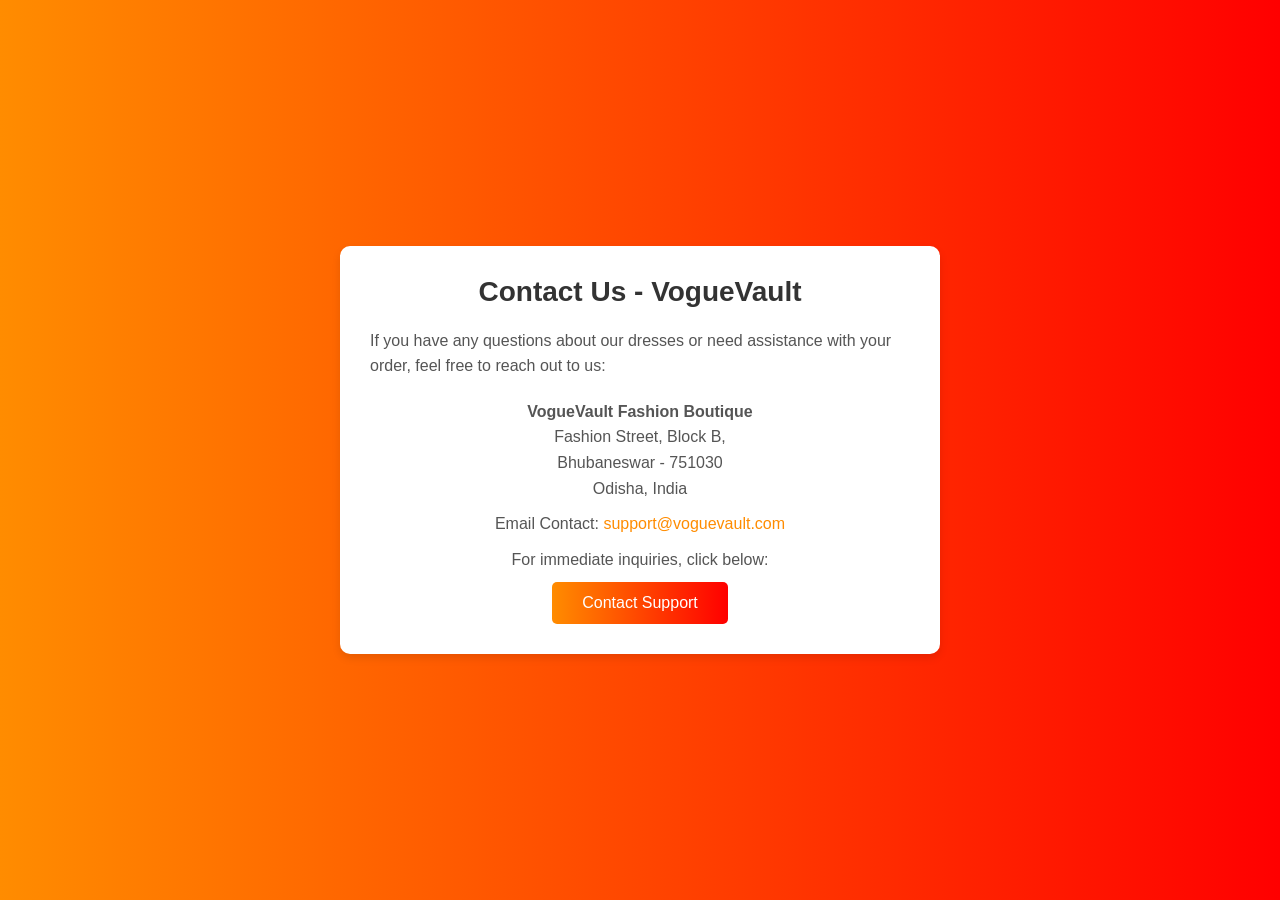
<file: frontend/contactus.html>
<!DOCTYPE html>
<html lang="en">
<head>
    <meta charset="UTF-8">
    <meta name="viewport" content="width=device-width, initial-scale=1.0">
    <title>Contact Us - VogueVault</title>
    <style>
        * {
            margin: 0;
            padding: 0;
            box-sizing: border-box;
        }

        body {
            font-family: 'Arial', sans-serif;
            background: linear-gradient(to right, #ff8c00, #ff0000); /* Dark Yellow-Red gradient background */
            padding: 20px;
            display: flex;
            justify-content: center;
            align-items: center;
            height: 100vh;
        }

        .contact-container {
            background-color: white;
            padding: 30px;
            border-radius: 10px;
            box-shadow: 0 4px 8px rgba(0, 0, 0, 0.1);
            width: 100%;
            max-width: 600px;
        }

        h2 {
            text-align: center;
            font-size: 28px;
            margin-bottom: 20px;
            color: #333;
            font-family: 'Verdana', sans-serif;
        }

        p {
            font-size: 16px;
            margin-bottom: 10px;
            line-height: 1.6;
            color: #555;
        }

        .info {
            text-align: center;
            margin-top: 20px;
            font-size: 16px;
        }

        .info span {
            font-weight: bold;
        }

        a {
            color: #ff8c00; /* Dark Yellow link color */
            text-decoration: none;
        }

        a:hover {
            text-decoration: underline;
        }

        .button {
            display: inline-block;
            background: linear-gradient(to right, #ff8c00, #ff0000); /* Dark Yellow-Red gradient button */
            color: white;
            padding: 12px 30px;
            border-radius: 5px;
            text-align: center;
            font-size: 16px;
            text-decoration: none;
            transition: background 0.3s ease;
        }

        .button:hover {
            background: linear-gradient(to right, #e07b00, #cc0000); /* Slightly darker on hover */
        }
    </style>
</head>
<body>
<div class="contact-container">
    <h2>Contact Us - VogueVault</h2>
    <p>If you have any questions about our dresses or need assistance with your order, feel free to reach out to us:</p>

    <div class="info">
        <p><span>VogueVault Fashion Boutique</span><br/>
            Fashion Street, Block B,<br/>
            Bhubaneswar - 751030<br/>
            Odisha, India</p>

        <p>Email Contact: <a href="mailto:support@voguevault.com">support@voguevault.com</a></p>
        <p>For immediate inquiries, click below:</p>
        <a href="mailto:support@voguevault.com" class="button">Contact Support</a>
    </div>
</div>
</body>
</html>
</file>
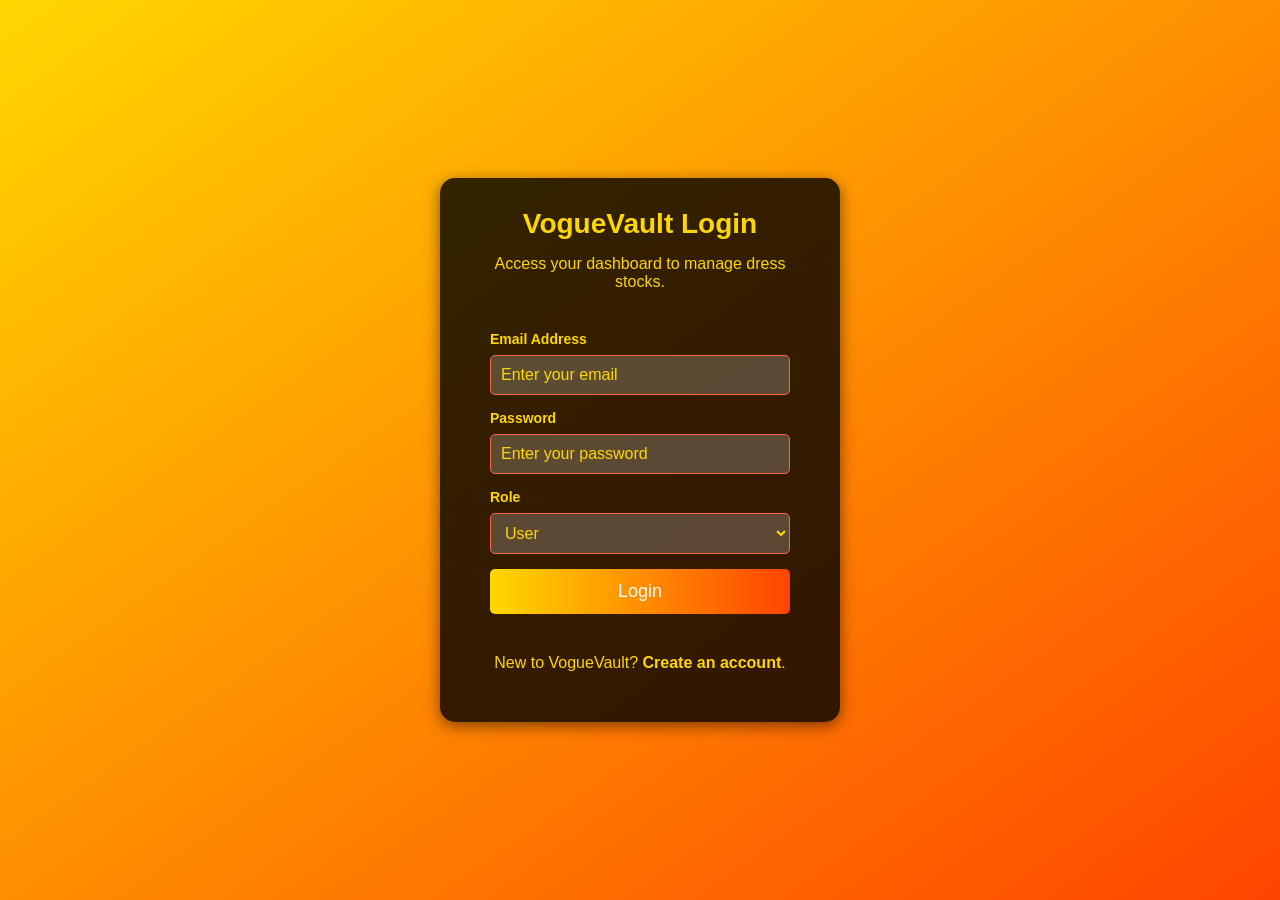
<file: frontend/login.html>
<!DOCTYPE html>
<html lang="en" xmlns:th="http://www.w3.org/1999/xhtml">
<head>
    <meta charset="UTF-8">
    <meta name="viewport" content="width=device-width, initial-scale=1.0">
    <title>VogueVault Login</title>
    <style>
        /* General Styles */
        * {
            margin: 0;
            padding: 0;
            box-sizing: border-box;
        }

        body {
            font-family: 'Segoe UI', Tahoma, Geneva, Verdana, sans-serif;
            background: linear-gradient(to bottom right, #FFD700, #FF4500);
            color: #ffffff;
            display: flex;
            justify-content: center;
            align-items: center;
            height: 100vh;
        }

        /* Login Section Styles */
        .login-section {
            background-color: rgba(0, 0, 0, 0.8);
            border-radius: 15px;
            box-shadow: 0px 4px 15px rgba(0, 0, 0, 0.5);
            padding: 30px;
            width: 100%;
            max-width: 400px;
        }

        .login-section h2 {
            text-align: center;
            margin-bottom: 15px;
            font-size: 28px;
            color: #FFD700;
            font-weight: bold;
        }

        .login-section p {
            text-align: center;
            color: #FFD700;
            margin-bottom: 20px;
        }

        /* Form Styles */
        .login-form {
            border-radius: 10px;
            padding: 20px;
        }

        .login-form label {
            color: #FFD700;
            font-weight: bold;
            display: block;
            margin-bottom: 8px;
            font-size: 14px;
        }

        .login-form .form-control {
            background: rgba(255, 255, 255, 0.2);
            color: #FFD700;
            border: 1px solid #FF6347;
            border-radius: 5px;
            padding: 10px;
            font-size: 16px;
            margin-bottom: 15px;
            width: 100%;
        }

        .login-form .form-control:focus {
            border-color: #FFD700;
            box-shadow: 0px 0px 5px rgba(255, 215, 0, 0.8);
        }

        .login-form button {
            background: linear-gradient(to right, #FFD700, #FF4500);
            color: #ffffff;
            border: none;
            padding: 12px;
            font-size: 18px;
            border-radius: 5px;
            cursor: pointer;
            transition: background-color 0.3s ease;
            width: 100%;
        }

        .login-form button:hover {
            background: linear-gradient(to right, #FF4500, #FFD700);
        }

        /* Placeholder Text */
        .login-form .form-control::placeholder {
            color: #FFD700;
        }

        /* Registration Link */
        .registration-link {
            text-align: center;
            margin-top: 20px;
        }

        .registration-link a {
            color: #FFD700;
            text-decoration: none;
            font-weight: bold;
        }

        .registration-link a:hover {
            text-decoration: underline;
        }

        /* Slideshow Styles */
        .slideshow {
            width: 100%;
            max-width: 400px;
            margin: 20px auto;
            border-radius: 15px;
            overflow: hidden;
        }

        .slideshow img {
            width: 100%;
            display: none;
        }

        .slideshow img.active {
            display: block;
        }
    </style>
    <script>
        // Slideshow Functionality
        document.addEventListener('DOMContentLoaded', () => {
            const images = document.querySelectorAll('.slideshow img');
            let currentIndex = 0;

            function showNextImage() {
                images[currentIndex].classList.remove('active');
                currentIndex = (currentIndex + 1) % images.length;
                images[currentIndex].classList.add('active');
            }

            setInterval(showNextImage, 3000); // Change image every 3 seconds
        });
    </script>
</head>
<body>
<div class="login-section">
    <h2>VogueVault Login</h2>
    <p>Access your dashboard to manage dress stocks.</p>



    <!-- Login form -->
    <form action="/loginForm" method="POST" class="login-form">
        <div class="input-group">
            <label for="email">Email Address</label>
            <input type="email" id="email" name="email" placeholder="Enter your email" class="form-control" required>
        </div>
        <div class="input-group">
            <label for="password">Password</label>
            <input type="password" id="password" name="password" placeholder="Enter your password" class="form-control" required>
        </div>
        <div class="input-group">
            <label for="role">Role</label>
            <select id="role" name="role" class="form-control" required>
                <option value="USER">User</option>
                <option value="ADMIN">Administrator</option>
            </select>
        </div>
        <button type="submit">Login</button>
    </form>

    <!-- Link to registration page -->
    <div class="registration-link">
        <p>New to VogueVault? <a href="/register.html">Create an account</a>.</p>
    </div>
</div>
</body>
</html>
</file>
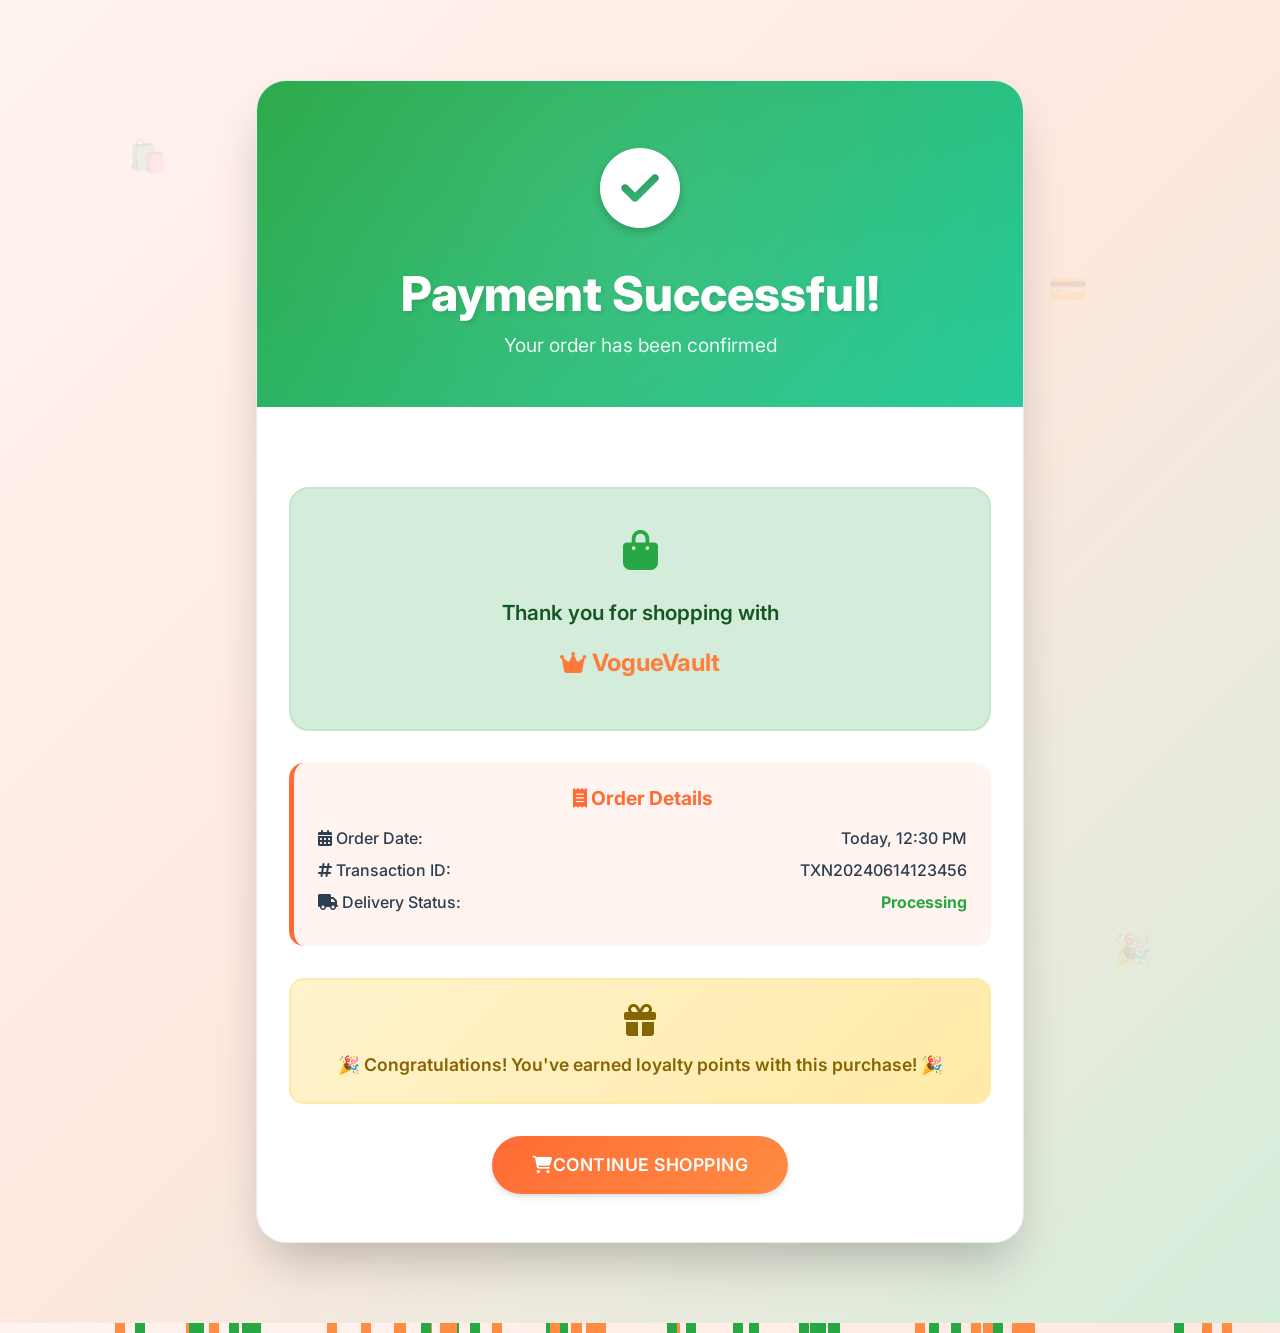
<file: frontend/paymentSuccess.html>
<!-- <!DOCTYPE html>
<html xmlns:th="http://www.thymeleaf.org">
<head>
    <title>Payment Success</title>
    <style>
        body {
            font-family: Arial, sans-serif;
            background: #e0ffe0;
            text-align: center;
            padding-top: 50px;
        }
        h1 {
            color: green;
        }
    </style>
</head>
<body>
    <h1>✅ Payment Successful!</h1>
    <p>Thank you for shopping with VogueVault.</p>
    <a th:href="@{'/userPage?userId=' + ${userId}}">Go back to products</a>

</body>
</html> -->

<!-- ///////////////////////////////////////////////////////////////////////////// -->
 <!DOCTYPE html>
<html xmlns:th="http://www.thymeleaf.org">
<head>
    <title>Payment Success - VogueVault</title>
    <meta charset="UTF-8">
    <meta name="viewport" content="width=device-width, initial-scale=1.0">
    
    <!-- Bootstrap CSS -->
    <link href="https://cdnjs.cloudflare.com/ajax/libs/bootstrap/5.3.0/css/bootstrap.min.css" rel="stylesheet">
    <!-- Font Awesome for icons -->
    <link href="https://cdnjs.cloudflare.com/ajax/libs/font-awesome/6.4.0/css/all.min.css" rel="stylesheet">
    <!-- Google Fonts -->
    <link href="https://fonts.googleapis.com/css2?family=Inter:wght@300;400;500;600;700;800&display=swap" rel="stylesheet">
    
    <style>
        :root {
            --primary-orange: #ff6b35;
            --light-orange: #ff8c42;
            --dark-orange: #e55a2b;
            --accent-orange: #fff4f0;
            --success-green: #28a745;
            --light-green: #d4edda;
            --dark-green: #155724;
            --text-dark: #2c3e50;
            --text-light: #6c757d;
            --border-color: #e9ecef;
            --shadow: 0 4px 6px -1px rgba(0, 0, 0, 0.1), 0 2px 4px -1px rgba(0, 0, 0, 0.06);
            --shadow-lg: 0 20px 25px -5px rgba(0, 0, 0, 0.1), 0 10px 10px -5px rgba(0, 0, 0, 0.04);
            --shadow-xl: 0 25px 50px -12px rgba(0, 0, 0, 0.25);
        }

        * {
            margin: 0;
            padding: 0;
            box-sizing: border-box;
        }

        body {
            font-family: 'Inter', sans-serif;
            background: linear-gradient(135deg, #fff4f0 0%, #ffe8e0 50%, #d4edda 100%);
            min-height: 100vh;
            color: var(--text-dark);
            overflow-x: hidden;
            position: relative;
        }

        /* Animated Background Elements */
        .bg-animation {
            position: absolute;
            top: 0;
            left: 0;
            width: 100%;
            height: 100%;
            overflow: hidden;
            z-index: -1;
        }

        .floating-icon {
            position: absolute;
            font-size: 2rem;
            opacity: 0.1;
            animation: float 6s ease-in-out infinite;
            color: var(--primary-orange);
        }

        .floating-icon:nth-child(1) { top: 10%; left: 10%; animation-delay: 0s; }
        .floating-icon:nth-child(2) { top: 20%; right: 15%; animation-delay: 1s; }
        .floating-icon:nth-child(3) { top: 60%; left: 20%; animation-delay: 2s; }
        .floating-icon:nth-child(4) { top: 70%; right: 10%; animation-delay: 3s; }
        .floating-icon:nth-child(5) { top: 40%; left: 70%; animation-delay: 4s; }

        @keyframes float {
            0%, 100% { transform: translateY(0) rotate(0deg); }
            50% { transform: translateY(-20px) rotate(10deg); }
        }

        .container {
            max-width: 800px;
            margin: 0 auto;
            padding: 2rem 1rem;
            position: relative;
            z-index: 1;
        }

        .success-container {
            background: white;
            border-radius: 30px;
            box-shadow: var(--shadow-xl);
            overflow: hidden;
            margin: 3rem auto;
            position: relative;
            border: 1px solid var(--border-color);
            animation: successPulse 0.8s ease-out;
        }

        @keyframes successPulse {
            0% {
                transform: scale(0.8);
                opacity: 0;
            }
            50% {
                transform: scale(1.05);
            }
            100% {
                transform: scale(1);
                opacity: 1;
            }
        }

        .success-header {
            background: linear-gradient(135deg, var(--success-green), #20c997);
            color: white;
            text-align: center;
            padding: 3rem 2rem 2rem;
            position: relative;
            overflow: hidden;
        }

        .success-header::before {
            content: '';
            position: absolute;
            top: -50%;
            left: -50%;
            width: 200%;
            height: 200%;
            background: radial-gradient(circle, rgba(255,255,255,0.1) 0%, transparent 70%);
            animation: shimmer 3s linear infinite;
        }

        @keyframes shimmer {
            0% { transform: rotate(0deg); }
            100% { transform: rotate(360deg); }
        }

        .success-icon {
            font-size: 5rem;
            margin-bottom: 1rem;
            animation: bounceIn 1s ease-out;
            text-shadow: 0 4px 8px rgba(0,0,0,0.2);
            position: relative;
            z-index: 2;
        }

        @keyframes bounceIn {
            0% {
                transform: scale(0);
                opacity: 0;
            }
            50% {
                transform: scale(1.2);
            }
            100% {
                transform: scale(1);
                opacity: 1;
            }
        }

        .success-title {
            font-size: 3rem;
            font-weight: 800;
            margin-bottom: 0.5rem;
            text-shadow: 2px 2px 4px rgba(0,0,0,0.1);
            position: relative;
            z-index: 2;
        }

        .success-subtitle {
            font-size: 1.2rem;
            font-weight: 400;
            opacity: 0.9;
            position: relative;
            z-index: 2;
        }

        .success-body {
            padding: 3rem 2rem;
            text-align: center;
        }

        .confirmation-details {
            background: var(--light-green);
            border-radius: 20px;
            padding: 2rem;
            margin: 2rem 0;
            border: 2px solid #c3e6cb;
        }

        .confirmation-icon {
            font-size: 2.5rem;
            color: var(--success-green);
            margin-bottom: 1rem;
        }

        .confirmation-text {
            font-size: 1.3rem;
            font-weight: 600;
            color: var(--dark-green);
            margin-bottom: 1rem;
        }

        .store-name {
            font-size: 1.5rem;
            font-weight: 700;
            background: linear-gradient(135deg, var(--primary-orange), var(--light-orange));
            -webkit-background-clip: text;
            -webkit-text-fill-color: transparent;
            background-clip: text;
            margin-bottom: 1rem;
        }

        .order-info {
            background: var(--accent-orange);
            border-radius: 15px;
            padding: 1.5rem;
            margin: 2rem 0;
            border-left: 5px solid var(--primary-orange);
        }

        .order-info h4 {
            color: var(--primary-orange);
            font-weight: 700;
            margin-bottom: 1rem;
            font-size: 1.2rem;
        }

        .order-detail {
            display: flex;
            justify-content: space-between;
            align-items: center;
            margin-bottom: 0.5rem;
            font-weight: 500;
        }

        .action-buttons {
            display: flex;
            gap: 1rem;
            justify-content: center;
            flex-wrap: wrap;
            margin-top: 2rem;
        }

        .btn-primary {
            background: linear-gradient(135deg, var(--primary-orange), var(--light-orange));
            border: none;
            color: white;
            padding: 1rem 2.5rem;
            border-radius: 50px;
            font-weight: 600;
            font-size: 1.1rem;
            text-decoration: none;
            display: inline-flex;
            align-items: center;
            transition: all 0.3s ease;
            box-shadow: var(--shadow);
            text-transform: uppercase;
            letter-spacing: 0.5px;
            min-width: 200px;
            justify-content: center;
        }

        .btn-primary:hover {
            background: linear-gradient(135deg, var(--dark-orange), var(--primary-orange));
            transform: translateY(-3px);
            box-shadow: var(--shadow-lg);
            color: white;
            text-decoration: none;
        }

        .btn-secondary {
            background: linear-gradient(135deg, #6c757d, #5a6268);
            border: none;
            color: white;
            padding: 1rem 2.5rem;
            border-radius: 50px;
            font-weight: 600;
            font-size: 1.1rem;
            text-decoration: none;
            display: inline-flex;
            align-items: center;
            transition: all 0.3s ease;
            box-shadow: var(--shadow);
            min-width: 200px;
            justify-content: center;
        }

        .btn-secondary:hover {
            background: linear-gradient(135deg, #5a6268, #495057);
            transform: translateY(-3px);
            box-shadow: var(--shadow-lg);
            color: white;
            text-decoration: none;
        }

        .btn i {
            margin-right: 0.75rem;
            font-size: 1.2rem;
        }

        .celebration-message {
            background: linear-gradient(135deg, #fff3cd, #ffeaa7);
            border: 2px solid #ffeaa7;
            border-radius: 15px;
            padding: 1.5rem;
            margin: 2rem 0;
            text-align: center;
        }

        .celebration-message i {
            font-size: 2rem;
            color: #856404;
            margin-bottom: 1rem;
        }

        .celebration-text {
            color: #856404;
            font-weight: 600;
            font-size: 1.1rem;
        }

        /* Responsive Design */
        @media (max-width: 768px) {
            .container {
                padding: 1rem 0.5rem;
            }

            .success-title {
                font-size: 2.5rem;
            }

            .success-icon {
                font-size: 4rem;
            }

            .success-header {
                padding: 2rem 1rem 1.5rem;
            }

            .success-body {
                padding: 2rem 1rem;
            }

            .action-buttons {
                flex-direction: column;
                align-items: center;
            }

            .btn-primary,
            .btn-secondary {
                width: 100%;
                max-width: 300px;
            }

            .order-detail {
                flex-direction: column;
                gap: 0.25rem;
                text-align: center;
            }
        }

        @media (max-width: 576px) {
            .success-title {
                font-size: 2rem;
            }

            .success-subtitle {
                font-size: 1rem;
            }

            .confirmation-text {
                font-size: 1.1rem;
            }

            .store-name {
                font-size: 1.3rem;
            }
        }

        /* Confetti Animation */
        .confetti {
            position: absolute;
            width: 10px;
            height: 10px;
            background: var(--primary-orange);
            animation: confetti-fall 3s linear infinite;
        }

        .confetti:nth-child(odd) {
            background: var(--success-green);
        }

        .confetti:nth-child(even) {
            background: var(--light-orange);
        }

        @keyframes confetti-fall {
            0% {
                transform: translateY(-100vh) rotate(0deg);
                opacity: 1;
            }
            100% {
                transform: translateY(100vh) rotate(720deg);
                opacity: 0;
            }
        }
    </style>
</head>
<body>
    <!-- Animated Background -->
    <div class="bg-animation">
        <div class="floating-icon">🛍️</div>
        <div class="floating-icon">💳</div>
        <div class="floating-icon">✨</div>
        <div class="floating-icon">🎉</div>
        <div class="floating-icon">💰</div>
    </div>

    <div class="container">
        <div class="success-container">
            <!-- Success Header -->
            <div class="success-header">
                <div class="success-icon">
                    <i class="fas fa-check-circle"></i>
                </div>
                <h1 class="success-title">Payment Successful!</h1>
                <p class="success-subtitle">Your order has been confirmed</p>
            </div>

            <!-- Success Body -->
            <div class="success-body">
                <!-- Confirmation Details -->
                <div class="confirmation-details">
                    <div class="confirmation-icon">
                        <i class="fas fa-shopping-bag"></i>
                    </div>
                    <div class="confirmation-text">
                        Thank you for shopping with
                    </div>
                    <div class="store-name">
                        <i class="fas fa-crown"></i>
                        VogueVault
                    </div>
                </div>

                <!-- Order Information -->
                <div class="order-info">
                    <h4>
                        <i class="fas fa-receipt"></i>
                        Order Details
                    </h4>
                    <div class="order-detail">
                        <span><i class="fas fa-calendar-alt"></i> Order Date:</span>
                        <span th:text="${#dates.format(#dates.createNow(), 'dd MMM yyyy, HH:mm')}">Today, 12:30 PM</span>
                    </div>
                    <div class="order-detail">
                        <span><i class="fas fa-hashtag"></i> Transaction ID:</span>
                        <span th:text="${paymentId ?: 'TXN' + #dates.format(#dates.createNow(), 'yyyyMMddHHmmss')}">TXN20240614123456</span>
                    </div>
                    <div class="order-detail">
                        <span><i class="fas fa-truck"></i> Delivery Status:</span>
                        <span style="color: var(--success-green); font-weight: 700;">Processing</span>
                    </div>
                </div>

                <!-- Celebration Message -->
                <div class="celebration-message">
                    <i class="fas fa-gift"></i>
                    <div class="celebration-text">
                        🎉 Congratulations! You've earned loyalty points with this purchase! 🎉
                    </div>
                </div>

                <!-- Action Buttons -->
                <div class="action-buttons">
                    <a th:href="@{'/userPage?userId=' + ${userId}}" class="btn-primary">
                        <i class="fas fa-shopping-cart"></i>
                        Continue Shopping
                    </a>
                </div>
            </div>
        </div>
    </div>

    <!-- Bootstrap JS -->
    <script src="https://cdnjs.cloudflare.com/ajax/libs/bootstrap/5.3.0/js/bootstrap.bundle.min.js"></script>
    
    <script>
        // Add confetti animation on page load
        document.addEventListener('DOMContentLoaded', function() {
            createConfetti();
            
            // Auto-redirect after 10 seconds (optional)
            setTimeout(function() {
                const continueBtn = document.querySelector('.btn-primary');
                if (continueBtn) {
                    continueBtn.style.animation = 'pulse 1s infinite';
                }
            }, 8000);
        });

        function createConfetti() {
            const confettiCount = 50;
            const container = document.body;
            
            for (let i = 0; i < confettiCount; i++) {
                const confetti = document.createElement('div');
                confetti.className = 'confetti';
                confetti.style.left = Math.random() * 100 + '%';
                confetti.style.animationDelay = Math.random() * 3 + 's';
                confetti.style.animationDuration = (Math.random() * 3 + 2) + 's';
                container.appendChild(confetti);
                
                // Remove confetti after animation
                setTimeout(() => {
                    if (confetti.parentNode) {
                        confetti.parentNode.removeChild(confetti);
                    }
                }, 5000);
            }
        }

        // Add pulse animation to buttons
        const style = document.createElement('style');
        style.textContent = `
            @keyframes pulse {
                0% { transform: scale(1); }
                50% { transform: scale(1.05); }
                100% { transform: scale(1); }
            }
        `;
        document.head.appendChild(style);
    </script>
</body>
</html>
</file>
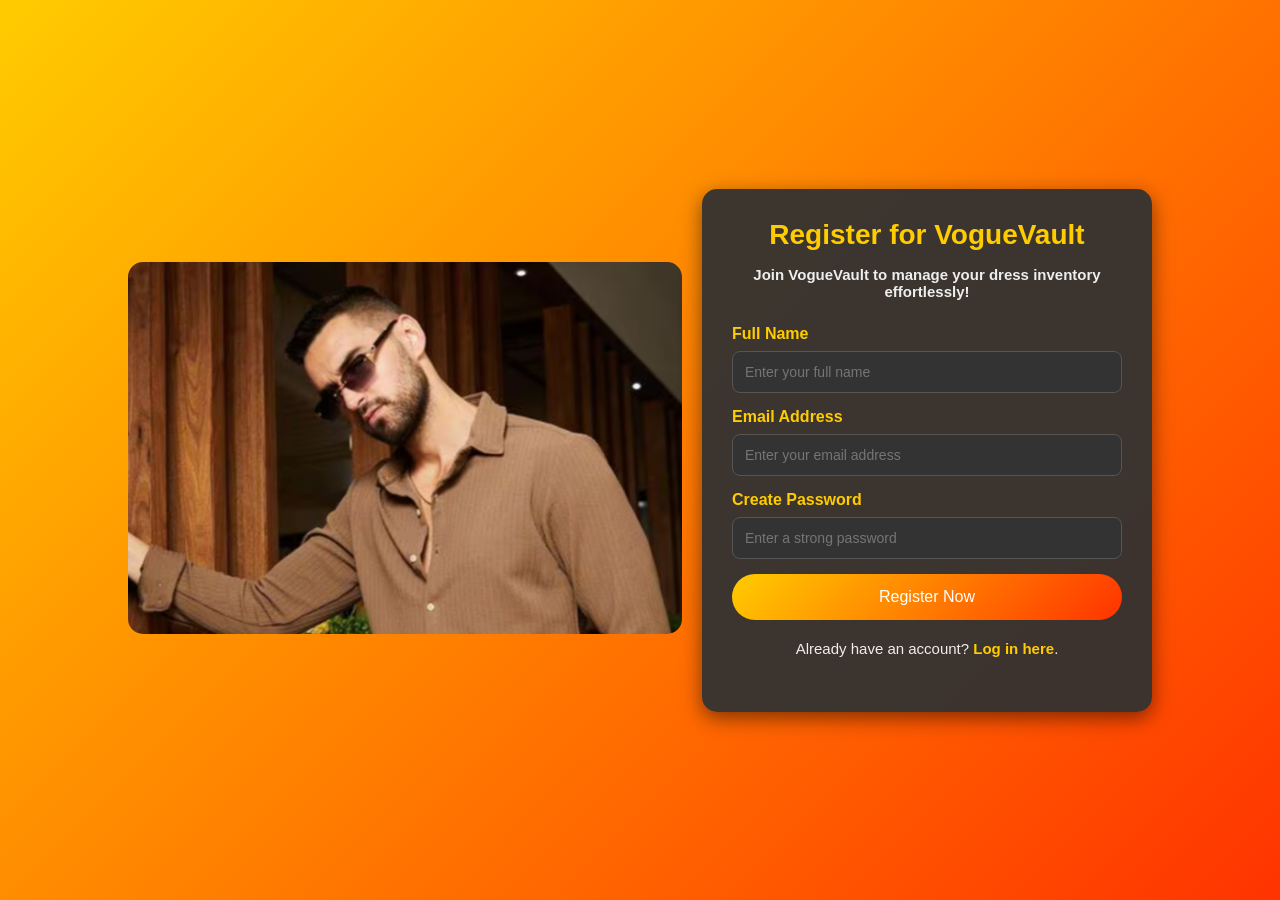
<file: frontend/register.html>
<!DOCTYPE html>
<html lang="en" xmlns:th="http://www.w3.org/1999/xhtml">
<head>
    <meta charset="UTF-8">
    <meta name="viewport" content="width=device-width, initial-scale=1.0">
    <title>VogueVault Registration</title>
    <style>
        /* General Styles */
        * {
            margin: 0;
            padding: 0;
            box-sizing: border-box;
        }

        body {
            font-family: Arial, sans-serif;
            background: linear-gradient(135deg, #ffcc00, #ff3300);
            color: #fff;
            display: flex;
            justify-content: center;
            align-items: center;
            height: 100vh;
            overflow: hidden;
        }

        /* Main container */
        .container {
            display: flex;
            align-items: center;
            justify-content: center;
            width: 80%;
            max-width: 1200px;
        }

        /* Image Section */
        .image-section {
            flex: 1;
            position: relative;
            margin-right: 20px;
        }

        .slideshow-container {
            position: relative;
            width: 100%;
            height: 100%;
        }

        .slides {
            display: none;
            width: 100%;
            height: 100%;
        }

        .slides img {
            width: 100%;
            height: 100%;
            object-fit: cover;
            border-radius: 15px;
        }

        /* Registration Section Styles */
        .registration-section {
            background: rgba(50, 50, 50, 0.95);
            border-radius: 15px;
            box-shadow: 0px 6px 20px rgba(0, 0, 0, 0.5);
            padding: 30px;
            width: 100%;
            max-width: 450px;
            z-index: 2;
            position: relative;
        }

        .registration-section h2 {
            text-align: center;
            margin-bottom: 15px;
            font-size: 28px;
            color: #ffcc00;
        }

        .registration-section p {
            text-align: center;
            color: #eee;
            margin-bottom: 25px;
            font-size: 15px;
        }

        /* Form Styles */
        .registration-form label {
            color: #ffcc00;
            font-weight: bold;
            display: block;
            margin-bottom: 8px;
        }

        .registration-form .form-control {
            background-color: #333;
            color: #fff;
            border: 1px solid #555;
            border-radius: 8px;
            padding: 12px;
            font-size: 14px;
            margin-bottom: 15px;
            width: 100%;
        }

        .registration-form .form-control:focus {
            border-color: #ffcc00;
            box-shadow: 0px 0px 5px rgba(255, 204, 0, 0.8);
        }

        .registration-form button {
            background: linear-gradient(135deg, #ffcc00, #ff3300);
            color: #fff;
            border: none;
            padding: 14px;
            font-size: 16px;
            border-radius: 25px;
            cursor: pointer;
            transition: transform 0.3s ease;
            width: 100%;
        }

        .registration-form button:hover {
            transform: scale(1.05);
        }

        /* Messages */
        .success-message, .error-message {
            text-align: center;
            margin-bottom: 15px;
            font-size: 14px;
        }

        .success-message {
            color: #33cc33;
        }

        .error-message {
            color: #ff3300;
        }

        /* Login Link */
        .login-link {
            text-align: center;
            margin-top: 20px;
        }

        .login-link a {
            color: #ffcc00;
            text-decoration: none;
            font-weight: bold;
        }

        .login-link a:hover {
            text-decoration: underline;
        }
    </style>
    <script>
        let slideIndex = 0;

        function showSlides() {
            const slides = document.getElementsByClassName("slides");
            for (let i = 0; i < slides.length; i++) {
                slides[i].style.display = "none";
            }
            slideIndex++;
            if (slideIndex > slides.length) { slideIndex = 1; }
            slides[slideIndex - 1].style.display = "block";
            setTimeout(showSlides, 3000); // Change image every 3 seconds
        }

        window.onload = function () {
            showSlides();
        };
    </script>
</head>
<body>
<div class="container">
    <div class="image-section">
        <div class="slideshow-container">
            <div class="slides">
                <img src="./css/shirtt.png" alt="Shirt 1">
            </div>
            <div class="slides">
                <img src="./css/shirtt2.png" alt="Shirt 2">
            </div>
            <div class="slides">
                <img src="./css/shirt3.png" alt="Shirt 3">
            </div>
        </div>
    </div>

    <div class="registration-section">
        <h2>Register for VogueVault</h2>
        <p><b>Join VogueVault to manage your dress inventory effortlessly!</b></p>

        <div class="success-message" id="success-message" style="display:none;"></div>

        <div class="error-message" id="error-message" style="display:none;"></div>

        <!-- <form action="/regForm" method="POST" class="registration-form">
            <div class="input-group">
                <label for="name">Full Name</label>
                <input type="text" id="name" name="name" placeholder="Enter your full name" class="form-control" required>
            </div>
            <div class="input-group">
                <label for="email">Email Address</label>
                <input type="email" id="email" name="email" placeholder="Enter your email address" class="form-control" required>
            </div>
            <div class="input-group">
                <label for="password">Create Password</label>
                <input type="password" id="password" name="password" placeholder="Enter a strong password" class="form-control" required>
            </div>
            <button type="submit">Register Now</button>
        </form> -->

        <form th:action="@{/regForm}" th:object="${user}" method="post" class="registration-form">
            <div class="input-group">
                <label for="name">Full Name</label>
                <input type="text" id="name" th:field="*{name}" placeholder="Enter your full name" class="form-control" required>
            </div>

            <div class="input-group">
                        <label for="email">Email Address</label>
                <input type="email" id="email" th:field="*{email}" placeholder="Enter your email address" class="form-control" required>
            </div>

            <div class="input-group">
                <label for="password">Create Password</label>
                <input type="password" id="password" th:field="*{password}" placeholder="Enter a strong password" class="form-control" required>
            </div>
<!-- ✅ Why *{} is used: -->
<!-- *{...} means:
👉 "Bind this field to the object defined in th:object for this form."

So when you write:
<form th:object="${user}">
    <input th:field="*{name}" />
</form>
You’re telling Thymeleaf:

“This input should be bound to user.name” -->

            <button type="submit">Register Now</button>
        </form>

        <div class="login-link">
            <p>Already have an account? <a href="./login.html"><b>Log in here</b></a>.</p>
        </div>
    </div>
</div>
</body>
</html>
</file>
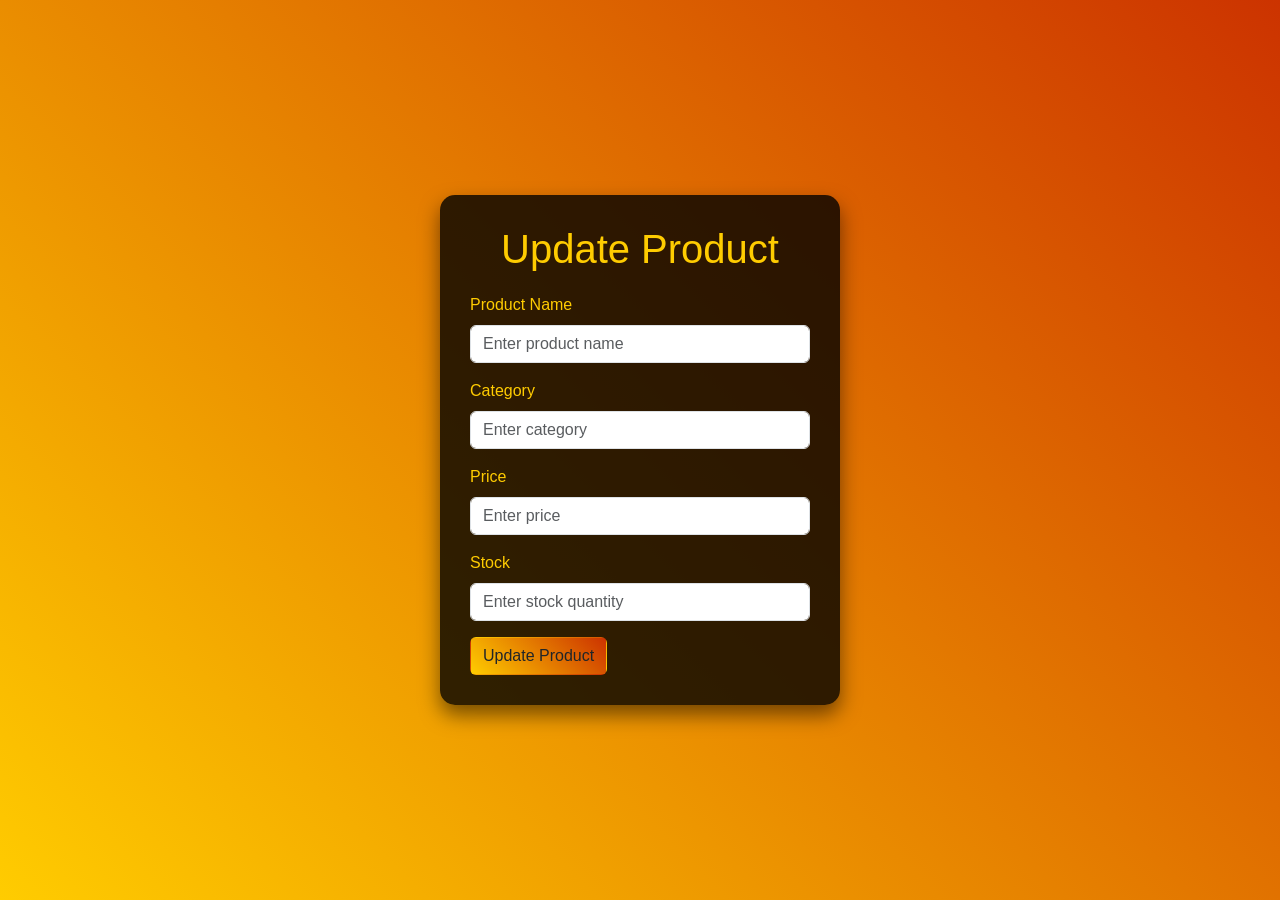
<file: frontend/update.html>
<!DOCTYPE html>
<html lang="en">
<head>
    <meta charset="UTF-8">
    <meta name="viewport" content="width=device-width, initial-scale=1.0">
    <title>Update Product</title>
    <link href="https://cdn.jsdelivr.net/npm/bootstrap@5.3.0-alpha3/dist/css/bootstrap.min.css" rel="stylesheet">
    <style>
        * {
            margin: 0;
            padding: 0;
            box-sizing: border-box;
        }
        body {
            font-family: 'Poppins', sans-serif;
            background: linear-gradient(45deg, #ffcc00, #cc3300);
            display: flex;
            justify-content: center;
            align-items: center;
            height: 100vh;
            color: #fff;
        }
        .container {
            background: rgba(0, 0, 0, 0.8);
            padding: 30px;
            border-radius: 15px;
            box-shadow: 0 10px 20px rgba(0, 0, 0, 0.5);
            width: 100%;
            max-width: 400px;
        }
        h1 {
            margin-bottom: 20px;
            text-align: center;
            color: #ffcc00;
        }
        label {
            color: #ffcc00;
        }
        input, select {
            background: rgba(255, 255, 255, 0.1);
            border: 1px solid #ffcc00;
            color: #fff;
        }
        input::placeholder {
            color: #ccc;
        }
        input:focus {
            outline: none;
            border-color: #cc3300;
        }
        button {
            background: linear-gradient(45deg, #ffcc00, #cc3300);
            border: none;
            color: #fff;
            padding: 10px;
            border-radius: 8px;
            cursor: pointer;
            transition: background 0.3s ease;
        }
        button:hover {
            background: linear-gradient(45deg, #cc3300, #ffcc00);
        }
    </style>
</head>
<body>
<div class="container">
    <h1>Update Product</h1>

    <!-- Update Product Form -->
    <form id="updateProductForm" action="#" th:action="@{/adminPage/update/{id}(id=${product.id})}" th:object="${product}" method="post">
        <input type="hidden" name="_method" value="PUT" />  <!-- Trick Spring to treat as PUT -->
        <div class="mb-3">
            <label for="productName" class="form-label">Product Name</label>
            <input type="text" name="productName" class="form-control" id="productName" placeholder="Enter product name" th:value="${product.productName}" required />
        </div>
        <div class="mb-3">
            <label for="category" class="form-label">Category</label>
            <input type="text" name="category" class="form-control" id="category" placeholder="Enter category" th:value="${product.category}" required />
        </div>
        <div class="mb-3">
            <label for="price" class="form-label">Price</label>
            <input type="number" name="price" step="0.01" class="form-control" id="price" placeholder="Enter price" th:value="${product.price}" required />
        </div>
        <div class="mb-3">
            <label for="stock" class="form-label">Stock</label>
            <input type="number" name="stock" class="form-control" id="stock" placeholder="Enter stock quantity" th:value="${product.stock}" required />
        </div>
        <button type="submit" class="btn">Update Product</button>
    </form>
</div>

</body>
</html>
</file>
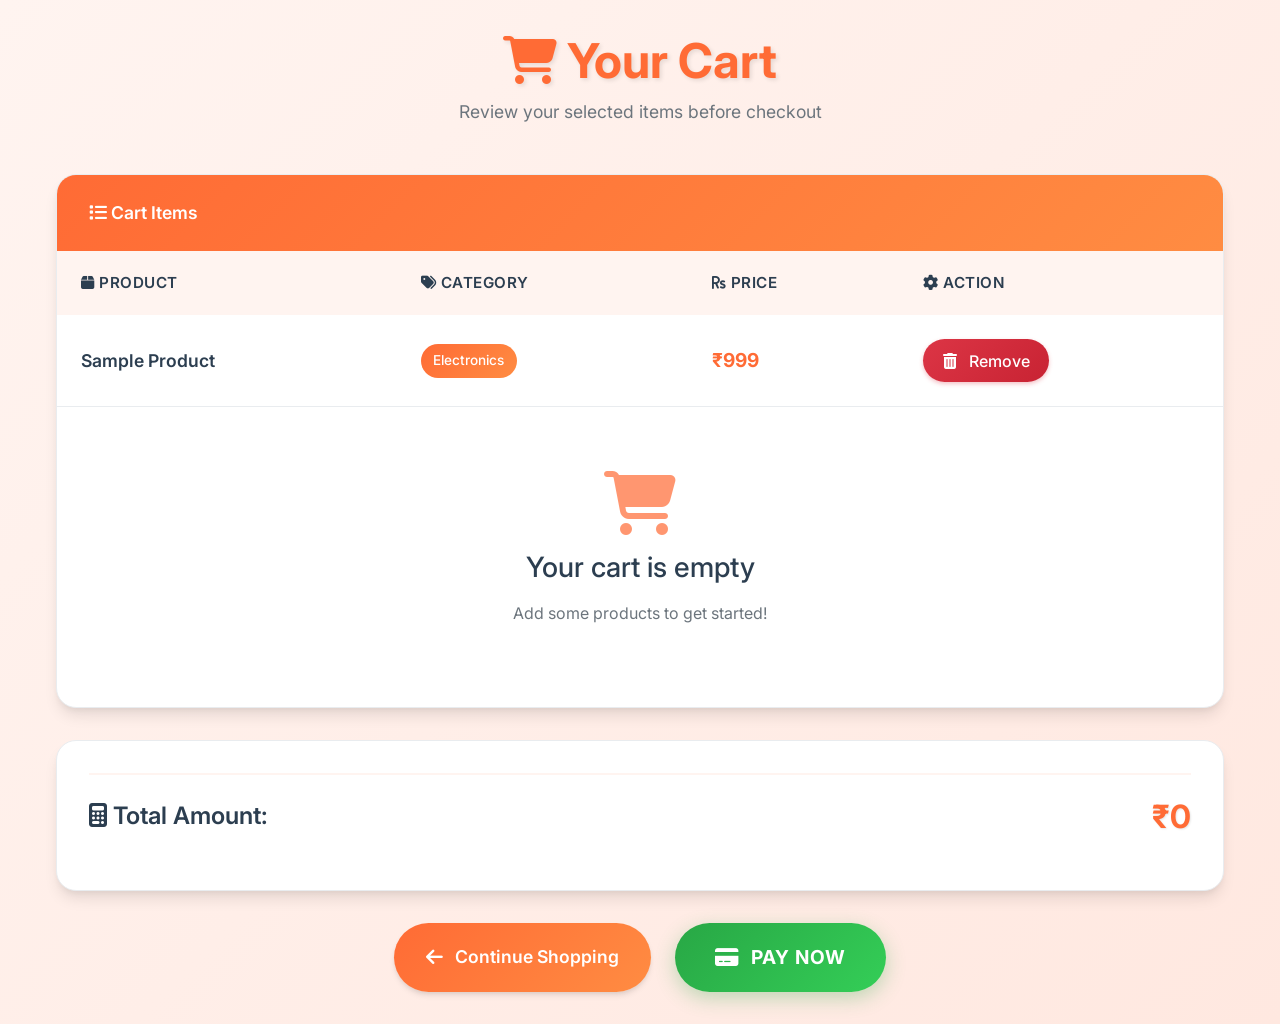
<file: target/classes/templates/Cart.html>
<!DOCTYPE html>
<html xmlns:th="http://www.thymeleaf.org">
<head>
    <title>Your Cart</title>
    <meta charset="UTF-8">
    <meta name="viewport" content="width=device-width, initial-scale=1.0">

    <script src="https://checkout.razorpay.com/v1/checkout.js"></script>

    
    <!-- Bootstrap CSS -->
    <link href="https://cdnjs.cloudflare.com/ajax/libs/bootstrap/5.3.0/css/bootstrap.min.css" rel="stylesheet">
    <!-- Font Awesome for icons -->
    <link href="https://cdnjs.cloudflare.com/ajax/libs/font-awesome/6.4.0/css/all.min.css" rel="stylesheet">
    <!-- Google Fonts -->
    <link href="https://fonts.googleapis.com/css2?family=Inter:wght@300;400;500;600;700&display=swap" rel="stylesheet">
    
    <style>
        :root {
            --primary-orange: #ff6b35;
            --light-orange: #ff8c42;
            --dark-orange: #e55a2b;
            --accent-orange: #fff4f0;
            --text-dark: #2c3e50;
            --text-light: #6c757d;
            --border-color: #e9ecef;
            --shadow: 0 4px 6px -1px rgba(0, 0, 0, 0.1), 0 2px 4px -1px rgba(0, 0, 0, 0.06);
            --shadow-lg: 0 10px 15px -3px rgba(0, 0, 0, 0.1), 0 4px 6px -2px rgba(0, 0, 0, 0.05);
            --success-green: #28a745;
            --success-light: #34ce57;
        }

        * {
            margin: 0;
            padding: 0;
            box-sizing: border-box;
        }

        body {
            font-family: 'Inter', sans-serif;
            background: linear-gradient(135deg, #fff4f0 0%, #ffe8e0 100%);
            min-height: 100vh;
            color: var(--text-dark);
            line-height: 1.6;
        }

        .container {
            max-width: 1200px;
            margin: 0 auto;
            padding: 2rem 1rem;
        }

        .page-header {
            text-align: center;
            margin-bottom: 3rem;
            position: relative;
        }

        .page-title {
            font-size: 3rem;
            font-weight: 700;
            color: var(--primary-orange);
            margin-bottom: 0.5rem;
            text-shadow: 2px 2px 4px rgba(0,0,0,0.1);
        }

        .page-subtitle {
            color: var(--text-light);
            font-size: 1.1rem;
            font-weight: 400;
        }

        .cart-container {
            background: white;
            border-radius: 20px;
            box-shadow: var(--shadow-lg);
            overflow: hidden;
            margin-bottom: 2rem;
            border: 1px solid var(--border-color);
        }

        .cart-header {
            background: linear-gradient(135deg, var(--primary-orange), var(--light-orange));
            color: white;
            padding: 1.5rem 2rem;
            font-weight: 600;
            font-size: 1.1rem;
        }

        .table-responsive {
            border-radius: 0 0 20px 20px;
            overflow: hidden;
        }

        .cart-table {
            margin-bottom: 0;
            border: none;
        }

        .cart-table thead th {
            background: var(--accent-orange);
            color: var(--text-dark);
            font-weight: 600;
            border: none;
            padding: 1.25rem 1.5rem;
            font-size: 0.95rem;
            text-transform: uppercase;
            letter-spacing: 0.5px;
        }

        .cart-table tbody td {
            padding: 1.5rem 1.5rem;
            border-color: var(--border-color);
            vertical-align: middle;
            font-weight: 500;
        }

        .cart-table tbody tr {
            transition: all 0.3s ease;
        }

        .cart-table tbody tr:hover {
            background-color: var(--accent-orange);
            transform: translateY(-1px);
        }

        .product-name {
            font-weight: 600;
            color: var(--text-dark);
            font-size: 1.1rem;
        }

        .product-category {
            background: linear-gradient(135deg, var(--primary-orange), var(--light-orange));
            color: white;
            padding: 0.4rem 0.8rem;
            border-radius: 20px;
            font-size: 0.85rem;
            font-weight: 500;
            display: inline-block;
            text-transform: capitalize;
        }

        .product-price {
            font-weight: 700;
            color: var(--primary-orange);
            font-size: 1.2rem;
        }

        .remove-btn {
            background: linear-gradient(135deg, #dc3545, #c82333);
            border: none;
            color: white;
            padding: 0.6rem 1.2rem;
            border-radius: 25px;
            font-weight: 500;
            transition: all 0.3s ease;
            box-shadow: 0 2px 4px rgba(220, 53, 69, 0.3);
        }

        .remove-btn:hover {
            background: linear-gradient(135deg, #c82333, #bd2130);
            transform: translateY(-2px);
            box-shadow: 0 4px 8px rgba(220, 53, 69, 0.4);
            color: white;
        }

        .remove-btn i {
            margin-right: 0.5rem;
        }

        .total-section {
            background: white;
            border-radius: 20px;
            padding: 2rem;
            box-shadow: var(--shadow-lg);
            margin-bottom: 2rem;
            border: 1px solid var(--border-color);
        }

        .total-wrapper {
            display: flex;
            justify-content: space-between;
            align-items: center;
            padding: 1rem 0;
            border-top: 2px solid var(--accent-orange);
        }

        .total-label {
            font-size: 1.5rem;
            font-weight: 600;
            color: var(--text-dark);
        }

        .total-amount {
            font-size: 2rem;
            font-weight: 700;
            color: var(--primary-orange);
            text-shadow: 1px 1px 2px rgba(0,0,0,0.1);
        }

        .action-buttons {
            display: flex;
            justify-content: center;
            gap: 1.5rem;
            margin-top: 2rem;
            flex-wrap: wrap;
        }

        .back-link {
            display: inline-flex;
            align-items: center;
            background: linear-gradient(135deg, var(--primary-orange), var(--light-orange));
            color: white;
            text-decoration: none;
            padding: 1rem 2rem;
            border-radius: 50px;
            font-weight: 600;
            transition: all 0.3s ease;
            box-shadow: var(--shadow);
            font-size: 1.1rem;
            border: none;
            cursor: pointer;
        }

        .back-link:hover {
            background: linear-gradient(135deg, var(--dark-orange), var(--primary-orange));
            transform: translateY(-2px);
            box-shadow: var(--shadow-lg);
            color: white;
            text-decoration: none;
        }

        .back-link i {
            margin-right: 0.75rem;
            font-size: 1.2rem;
        }

        /* Pay Now Button Styles */
        .pay-now-btn {
            display: inline-flex;
            align-items: center;
            justify-content: center;
            background: linear-gradient(135deg, var(--success-green), var(--success-light));
            color: white;
            border: none;
            padding: 1.2rem 2.5rem;
            border-radius: 50px;
            font-weight: 700;
            font-size: 1.2rem;
            transition: all 0.3s ease;
            box-shadow: 0 6px 20px rgba(40, 167, 69, 0.3);
            cursor: pointer;
            position: relative;
            overflow: hidden;
            text-transform: uppercase;
            letter-spacing: 1px;
            min-width: 200px;
        }

        .pay-now-btn:hover {
            background: linear-gradient(135deg, #218838, var(--success-green));
            transform: translateY(-3px);
            box-shadow: 0 10px 25px rgba(40, 167, 69, 0.4);
            color: white;
        }

        .pay-now-btn:active {
            transform: translateY(-1px);
            box-shadow: 0 4px 15px rgba(40, 167, 69, 0.3);
        }

        .pay-now-btn i {
            margin-right: 0.75rem;
            font-size: 1.3rem;
            animation: pulse 2s infinite;
        }

        .pay-now-btn::before {
            content: '';
            position: absolute;
            top: 0;
            left: -100%;
            width: 100%;
            height: 100%;
            background: linear-gradient(90deg, transparent, rgba(255,255,255,0.2), transparent);
            transition: left 0.5s;
        }

        .pay-now-btn:hover::before {
            left: 100%;
        }

        @keyframes pulse {
            0%, 100% {
                transform: scale(1);
            }
            50% {
                transform: scale(1.1);
            }
        }

        /* Disabled state for empty cart */
        .pay-now-btn:disabled {
            background: linear-gradient(135deg, #6c757d, #5a6268);
            cursor: not-allowed;
            transform: none;
            box-shadow: none;
        }

        .pay-now-btn:disabled:hover {
            background: linear-gradient(135deg, #6c757d, #5a6268);
            transform: none;
            box-shadow: none;
        }

        .pay-now-btn:disabled i {
            animation: none;
        }

        .empty-cart {
            text-align: center;
            padding: 4rem 2rem;
            color: var(--text-light);
        }

        .empty-cart i {
            font-size: 4rem;
            color: var(--primary-orange);
            margin-bottom: 1rem;
            opacity: 0.7;
        }

        .empty-cart h3 {
            color: var(--text-dark);
            margin-bottom: 1rem;
        }

        /* Responsive Design */
        @media (max-width: 768px) {
            .container {
                padding: 1rem 0.5rem;
            }

            .page-title {
                font-size: 2.5rem;
            }

            .cart-header {
                padding: 1rem 1.5rem;
            }

            .cart-table thead th,
            .cart-table tbody td {
                padding: 1rem;
                font-size: 0.9rem;
            }

            .total-section {
                padding: 1.5rem;
            }

            .total-wrapper {
                flex-direction: column;
                gap: 1rem;
                text-align: center;
            }

            .product-category {
                font-size: 0.8rem;
                padding: 0.3rem 0.6rem;
            }

            .action-buttons {
                flex-direction: column;
                align-items: center;
                gap: 1rem;
            }

            .back-link,
            .pay-now-btn {
                width: 100%;
                max-width: 300px;
                justify-content: center;
            }
        }

        @media (max-width: 576px) {
            .cart-table {
                font-size: 0.85rem;
            }

            .cart-table thead th {
                padding: 0.75rem 0.5rem;
            }

            .cart-table tbody td {
                padding: 1rem 0.5rem;
            }

            .remove-btn {
                padding: 0.5rem 0.8rem;
                font-size: 0.85rem;
            }

            .page-title {
                font-size: 2rem;
            }

            .pay-now-btn {
                padding: 1rem 2rem;
                font-size: 1.1rem;
            }
        }

        /* Animation for page load */
        @keyframes fadeInUp {
            from {
                opacity: 0;
                transform: translateY(30px);
            }
            to {
                opacity: 1;
                transform: translateY(0);
            }
        }

        .cart-container,
        .total-section {
            animation: fadeInUp 0.6s ease-out;
        }

        .page-header {
            animation: fadeInUp 0.4s ease-out;
        }

        .action-buttons {
            animation: fadeInUp 0.8s ease-out;
        }
    </style>
</head>
<body>
    <div class="container">
        <!-- Page Header -->
        <div class="page-header">
            <h1 class="page-title">
                <i class="fas fa-shopping-cart"></i>
                Your Cart
            </h1>
            <p class="page-subtitle">Review your selected items before checkout</p>
        </div>

        <!-- Cart Items -->
        <div class="cart-container">
            <div class="cart-header">
                <i class="fas fa-list"></i>
                Cart Items
            </div>
            
            <div class="table-responsive">
                <table class="table cart-table">
                    <thead>
                        <tr>
                            <th><i class="fas fa-box"></i> Product</th>
                            <th><i class="fas fa-tags"></i> Category</th>
                            <th><i class="fas fa-rupee-sign"></i> Price</th>
                            <th><i class="fas fa-cog"></i> Action</th>
                        </tr>
                    </thead>
                    <tbody>
                        <tr th:each="item : ${cartItems}">
                            <td>
                                <div class="product-name" th:text="${item.product.productName}">Sample Product</div>
                            </td>
                            <td>
                                <span class="product-category" th:text="${item.product.category}">Electronics</span>
                            </td>
                            <td>
                                <span class="product-price">₹<span th:text="${item.product.price}">999</span></span>
                            </td>
                            <td>
                                <form th:action="@{'/cart/remove/' + ${item.id}}" method="post" 
                                      onsubmit="return confirm('Are you sure you want to remove this item from your cart?');" 
                                      style="display: inline;">
                                    <input type="hidden" name="userId" th:value="${userId}" />
                                    <button type="submit" class="btn remove-btn">
                                        <i class="fas fa-trash-alt"></i>
                                        Remove
                                    </button>
                                </form>
                            </td>
                        </tr>
                    </tbody>
                </table>
                
                <!-- Empty Cart Message (if no items) -->
                <div class="empty-cart" th:if="${#lists.isEmpty(cartItems)}">
                    <i class="fas fa-shopping-cart"></i>
                    <h3>Your cart is empty</h3>
                    <p>Add some products to get started!</p>
                </div>
            </div>
        </div>

        <!-- Total Section -->
        <div class="total-section">
            <div class="total-wrapper">
                <div class="total-label">
                    <i class="fas fa-calculator"></i>
                    Total Amount:
                </div>
                <div class="total-amount">
                    ₹<span th:text="${total}">0</span>
                </div>
            </div>
        </div>

        <!-- Action Buttons -->
        <div class="action-buttons">
            <a th:href="@{'/userPage?userId=' + ${userId}}" class="back-link">
                <i class="fas fa-arrow-left"></i>
                Continue Shopping
            </a>
            
            <button id="rzp-button1" class="pay-now-btn" th:disabled="${#lists.isEmpty(cartItems)}">
                <i class="fas fa-credit-card"></i>
                Pay Now
            </button>
        </div>
    </div>


<!-- Bootstrap JS -->
<script src="https://cdnjs.cloudflare.com/ajax/libs/bootstrap/5.3.0/js/bootstrap.bundle.min.js"></script>
<script th:inline="javascript">
    let userId = [[${userId}]];
</script>
<script src="https://checkout.razorpay.com/v1/checkout.js"></script>
<script th:inline="javascript">
var totalAmount = /*[[${total}]]*/ 0;


var options = {
    "key": "rzp_test_w9MYEFY0kf2IcB",
    "amount": totalAmount * 100,
    "currency": "INR",
    "name": "VogueVault",
    "description": "Fashion Purchase",
    "handler": function (response){
        alert("Payment successful! Payment ID: " + response.razorpay_payment_id);
        window.location.href = "/cart/payment-success?userId=" + userId;
    },
    "prefill": {
        "name": "Customer Name",
        "email": "customer@example.com"
    },
    "theme": {
        "color": "#F37254"
    }
};
document.getElementById('rzp-button1').onclick = function(e){
    var rzp1 = new Razorpay(options);
    rzp1.open();
    e.preventDefault();
}
</script>


</body>
</html>
</file>
